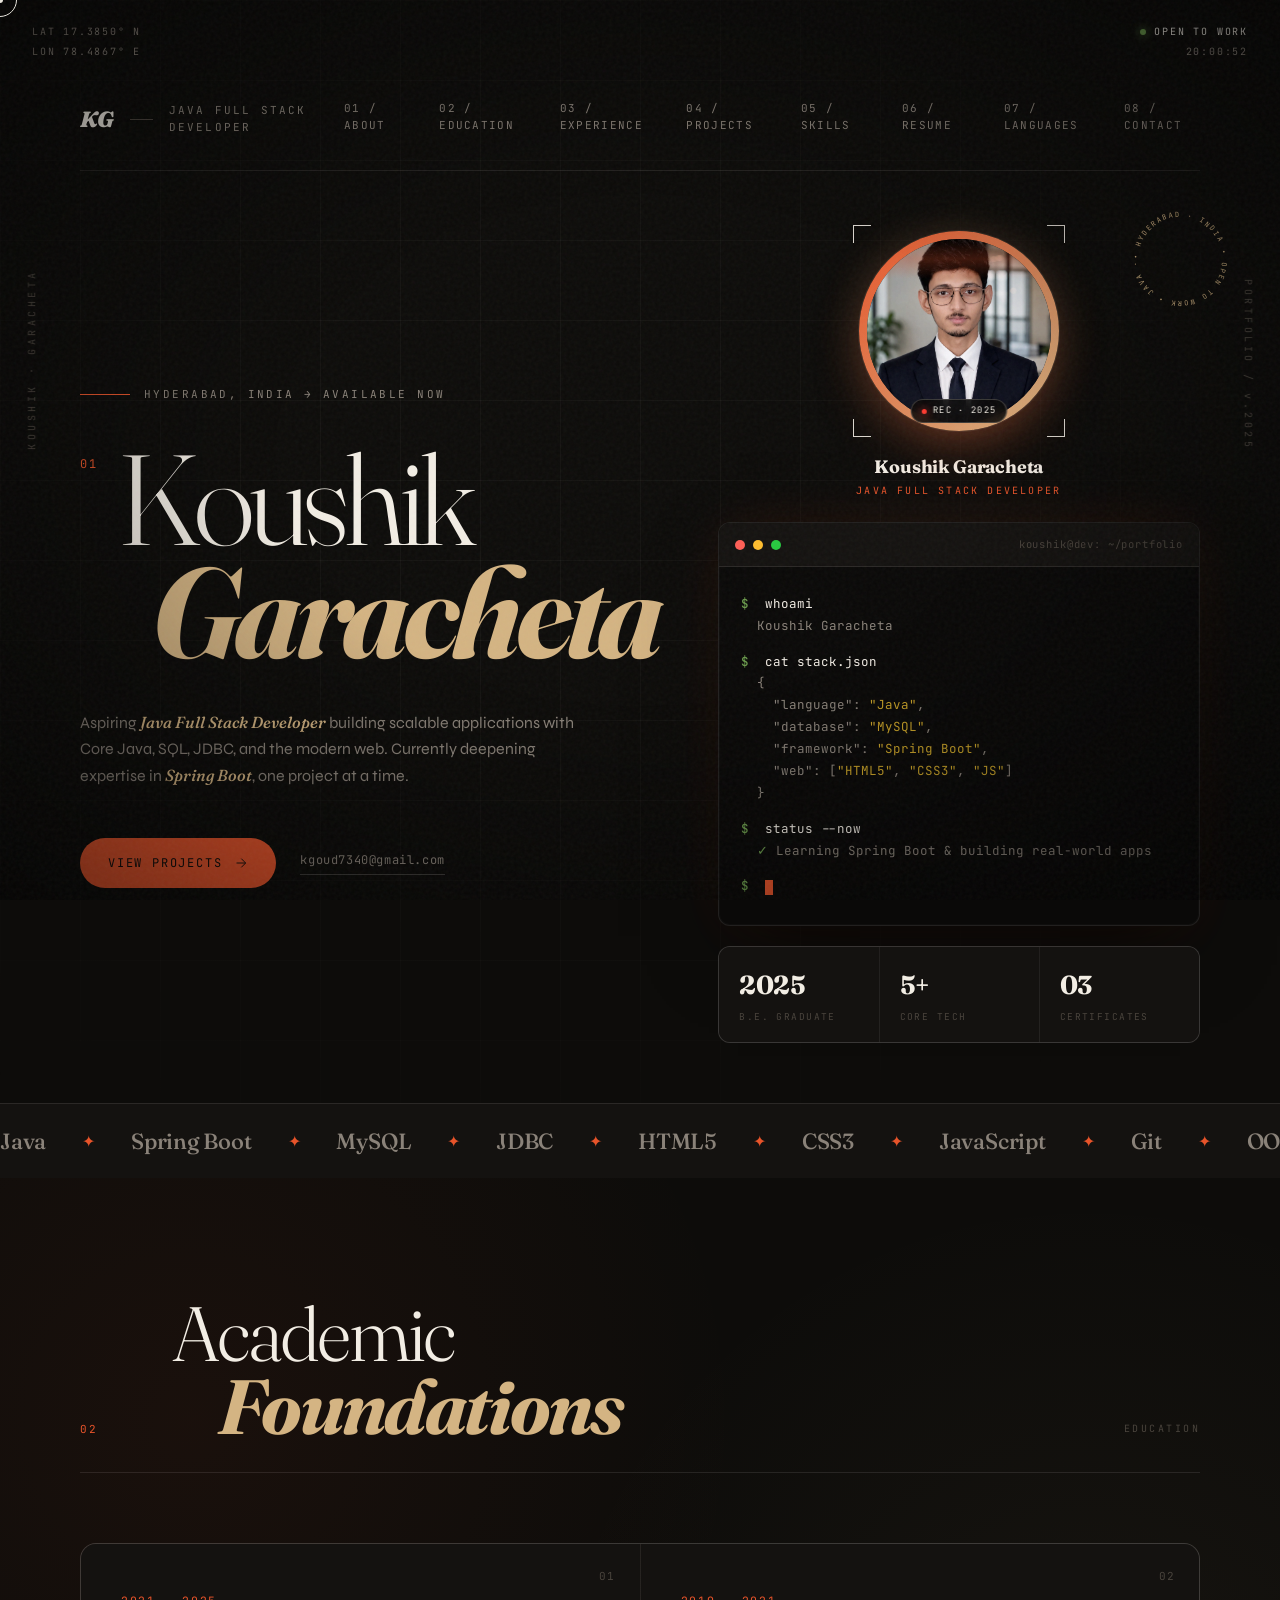
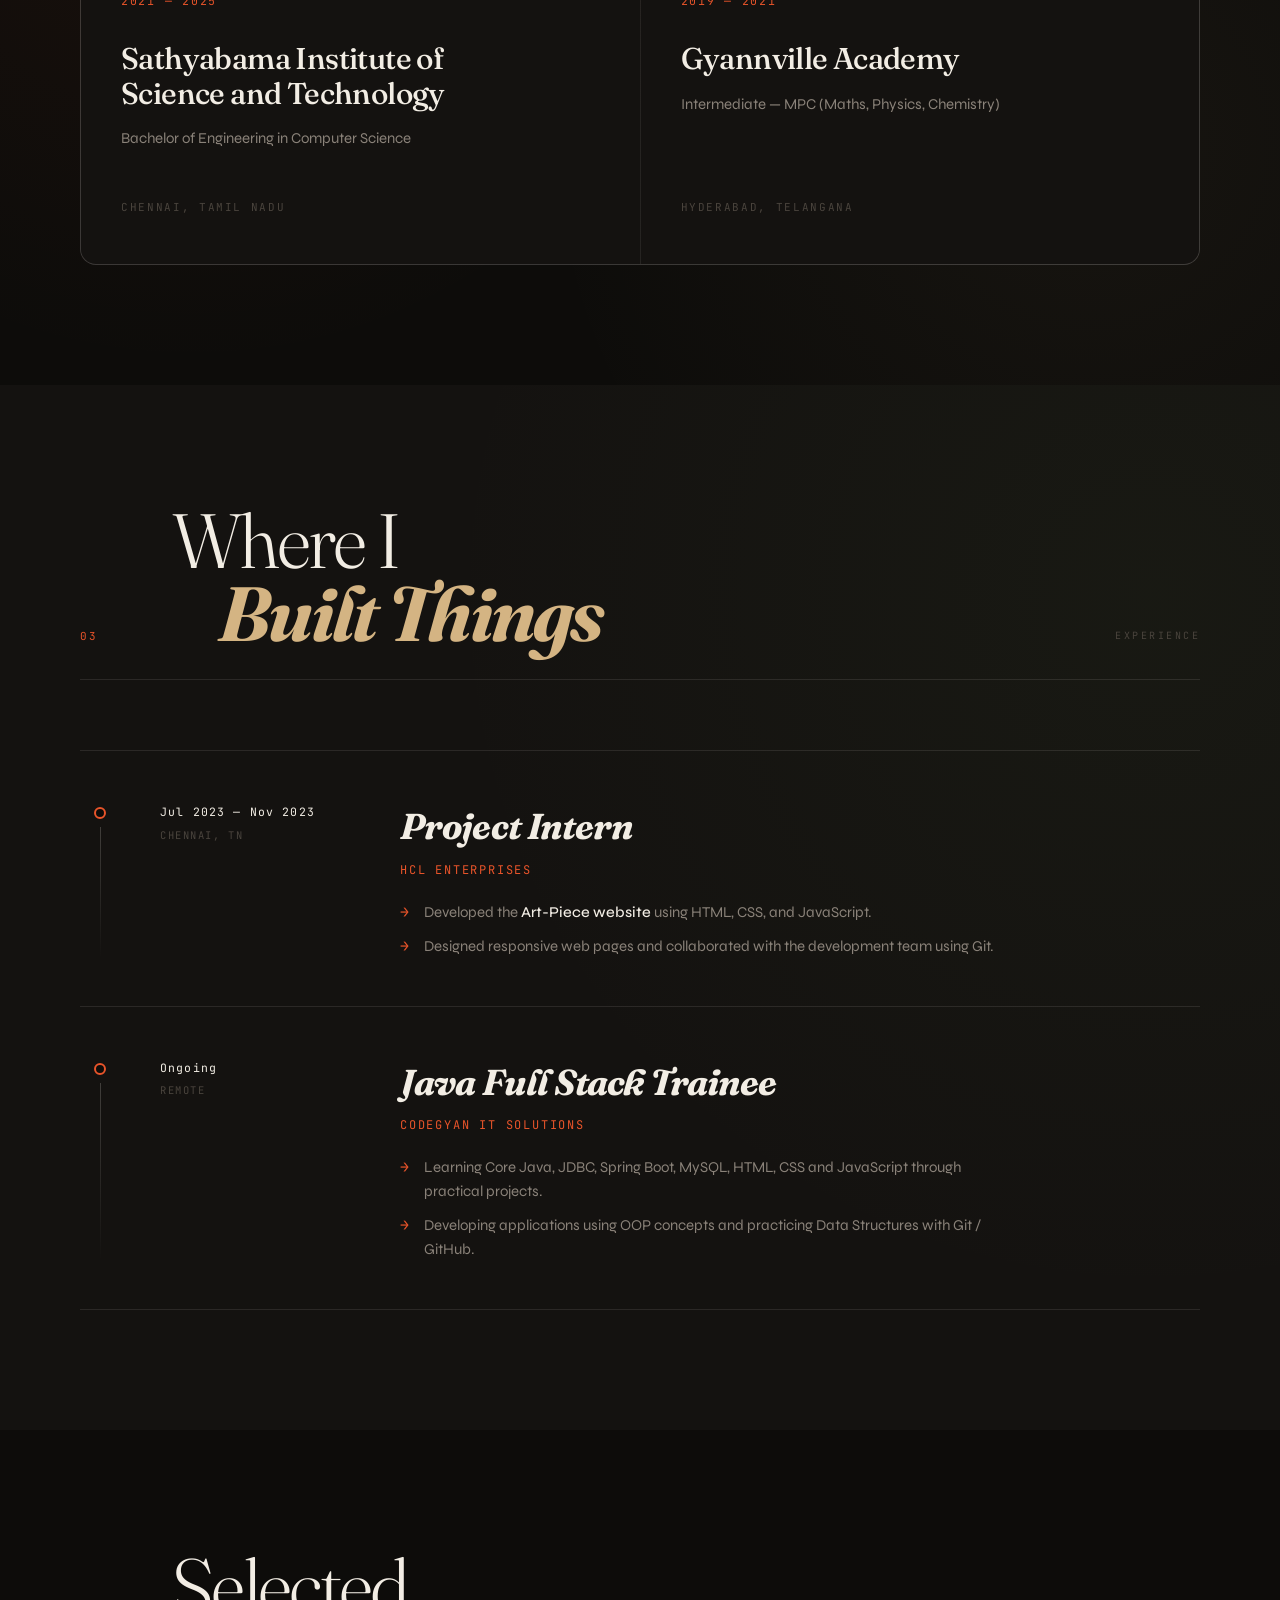
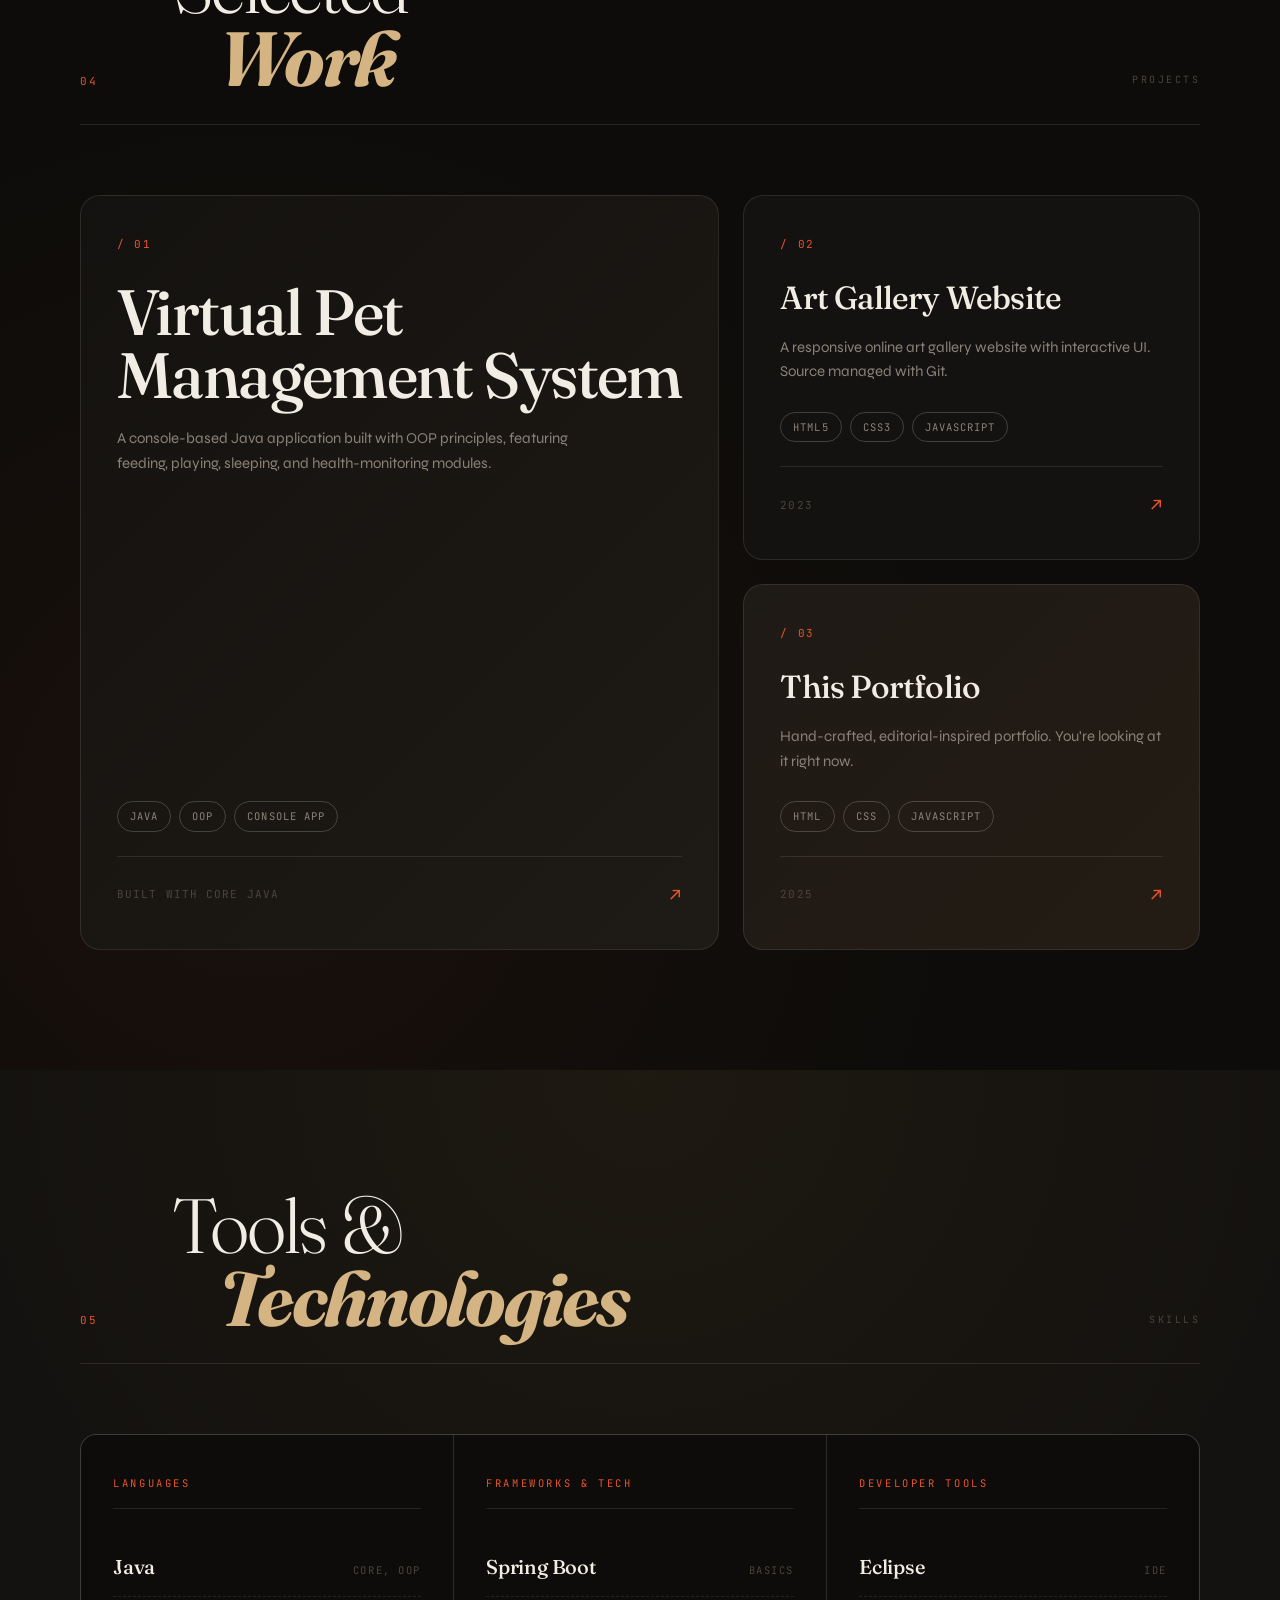
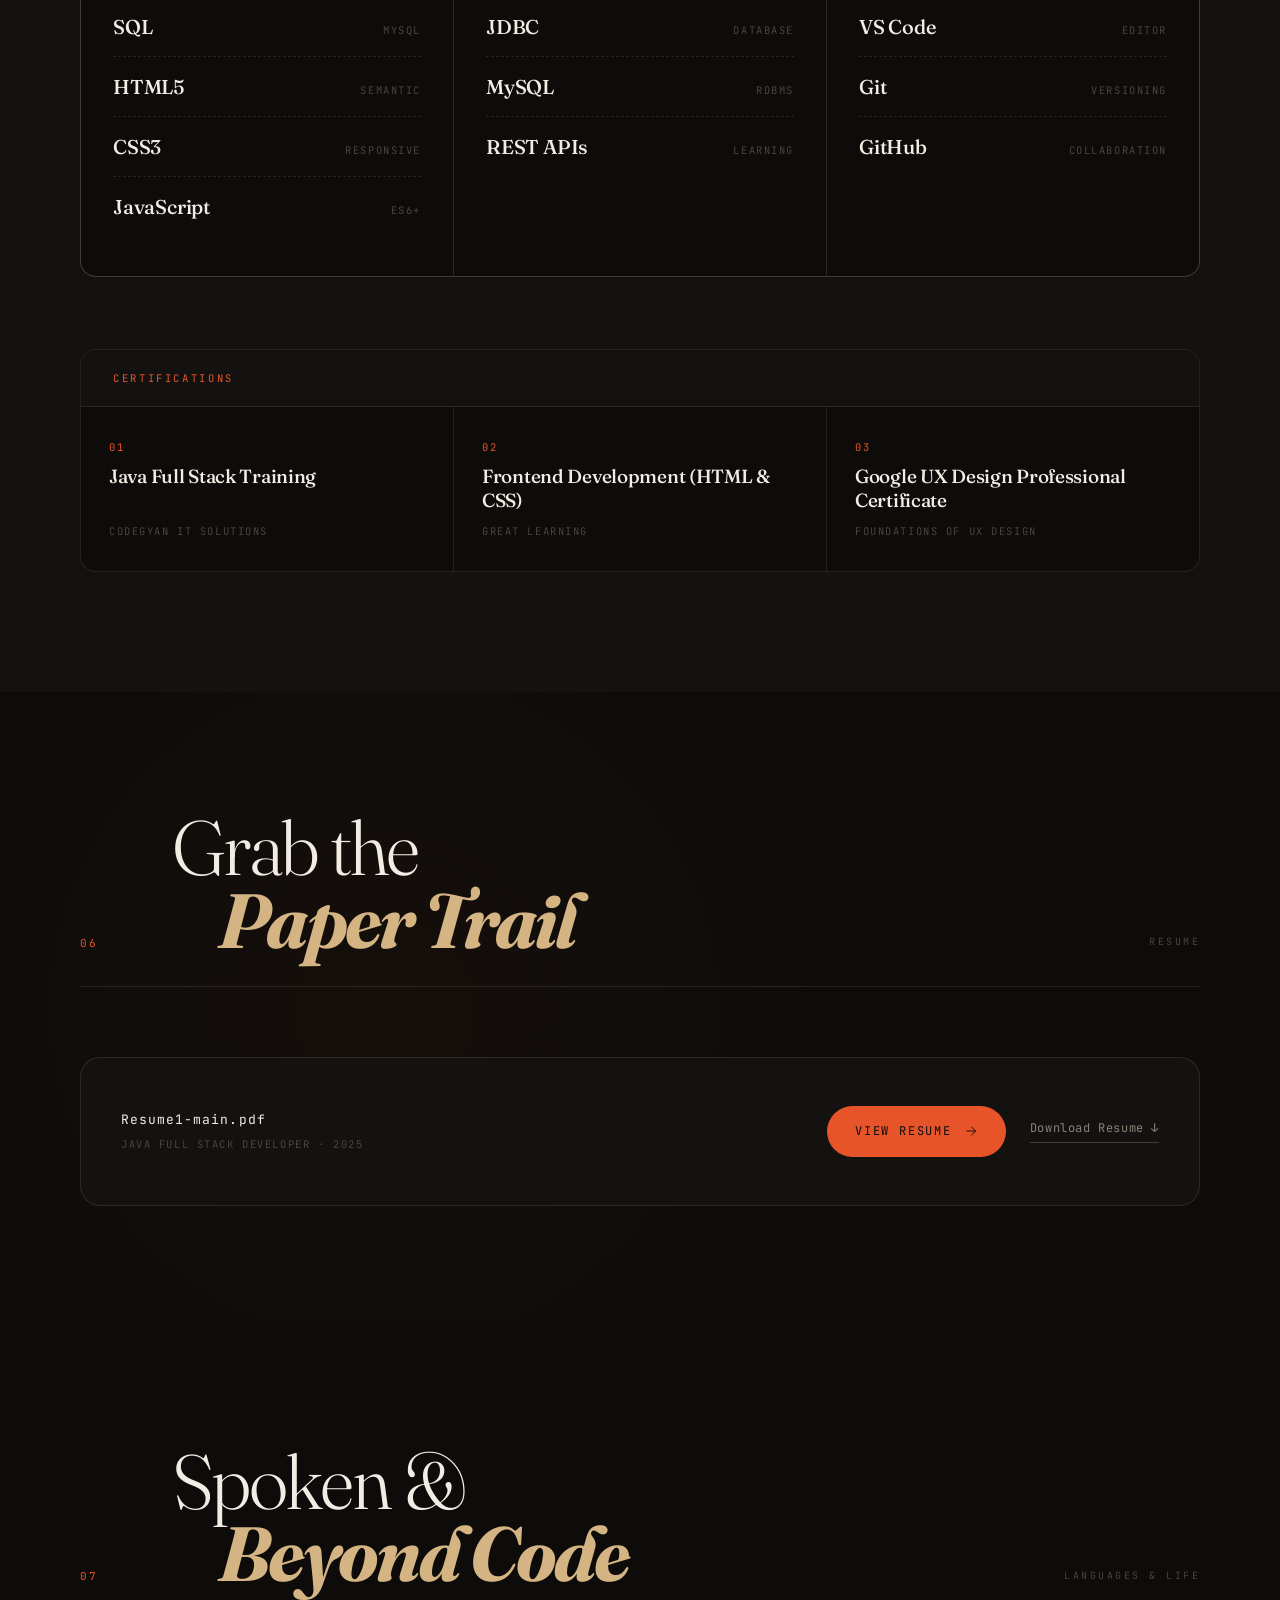
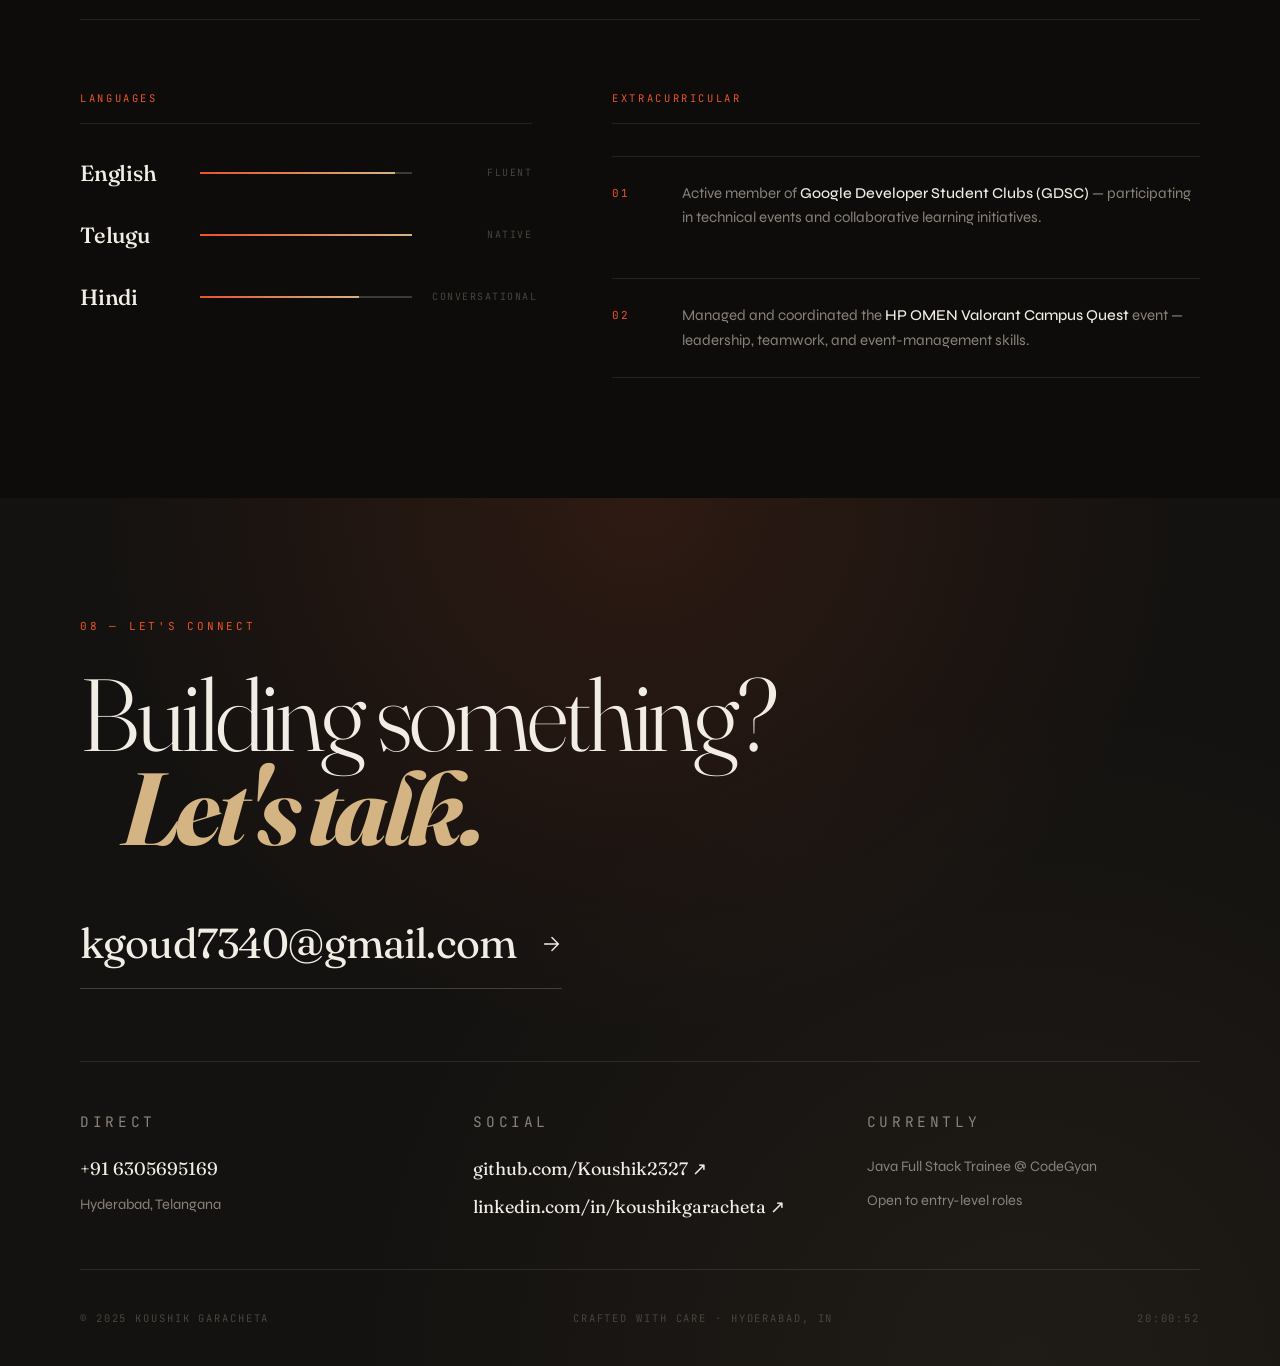
<file: index.html>
<!DOCTYPE html>
<html lang="en">
<head>
<meta charset="UTF-8">
<meta name="viewport" content="width=device-width, initial-scale=1.0">
<title>Koushik Garacheta — Java Full Stack Developer</title>
<link rel="preconnect" href="https://fonts.googleapis.com">
<link rel="preconnect" href="https://fonts.gstatic.com" crossorigin>
<link href="https://fonts.googleapis.com/css2?family=Fraunces:ital,opsz,wght@0,9..144,300;0,9..144,500;0,9..144,700;0,9..144,900;1,9..144,400;1,9..144,700&family=JetBrains+Mono:wght@300;400;500;700&family=Syne:wght@400;600;700;800&display=swap" rel="stylesheet">
<link rel="stylesheet" href="style.css">
</head>
<body>

<!-- Noise overlay -->
<div class="noise"></div>
<div class="vignette"></div>

<!-- Custom cursor -->
<div class="cursor" id="cursor">
  <div class="cursor-dot"></div>
  <div class="cursor-ring"></div>
  <div class="cursor-label" id="cursorLabel"></div>
</div>

<!-- HUD top-left -->
<div class="hud hud-tl">
  <span class="hud-line">LAT 17.3850° N</span>
  <span class="hud-line">LON 78.4867° E</span>
</div>

<!-- HUD top-right -->
<div class="hud hud-tr">
  <span class="hud-status"><i></i> Open to work</span>
  <span class="hud-time" id="clock">--:--:--</span>
</div>

<!-- Side rails -->
<div class="side-rail side-rail-left"><span>KOUSHIK · GARACHETA</span></div>
<div class="side-rail side-rail-right"><span>PORTFOLIO / v.2025</span></div>

<!-- ============ HERO ============ -->
<section class="hero" id="about">
  <div class="hero-bg">
    <div class="hero-grid-lines"></div>
  </div>

  <header class="hero-head">
    <div class="brand">
      <span class="brand-mark">KG</span>
      <span class="brand-divider"></span>
      <span class="brand-text">Java Full Stack Developer</span>
    </div>
    <nav class="hero-nav">
      <a href="#about">01 / About</a>
      <a href="#education">02 / Education</a>
      <a href="#experience">03 / Experience</a>
      <a href="#projects">04 / Projects</a>
      <a href="#skills">05 / Skills</a>
      <a href="#resume">06 / Resume</a>
      <a href="#languages">07 / Languages</a>
      <a href="#contact">08 / Contact</a>
    </nav>
  </header>

  <div class="hero-body">
    <div class="hero-left">
      <div class="hero-eyebrow">
        <span class="eyebrow-line"></span>
        <span>Hyderabad, India → Available now</span>
      </div>

      <h1 class="hero-title">
        <span class="title-line">
          <span class="title-num">01</span>
          <span class="title-word">Koushik</span>
        </span>
        <span class="title-line title-line-italic">
          <span class="title-num"></span>
          <span class="title-word italic">Garacheta</span>
        </span>
      </h1>

      <p class="hero-lede">
        Aspiring <em>Java Full&nbsp;Stack Developer</em> building scalable
        applications with Core Java, SQL, JDBC, and the modern web. Currently
        deepening expertise in <em>Spring&nbsp;Boot</em>, one project at a time.
      </p>

      <div class="hero-cta">
        <a href="#projects" class="btn-primary" data-cursor="view">
          <span>View Projects</span>
          <svg viewBox="0 0 24 24" width="14" height="14"><path d="M5 12h14M13 5l7 7-7 7" stroke="currentColor" stroke-width="1.6" fill="none" stroke-linecap="round"/></svg>
        </a>
        <a href="mailto:kgoud7340@gmail.com" class="btn-ghost" data-cursor="mail">
          kgoud7340@gmail.com
        </a>
      </div>
    </div>

    <aside class="hero-right">

      <!-- ===== PROFILE PICTURE ===== -->
      <div class="profile-wrap">
        <div class="profile-frame">
          <div class="frame-corner frame-corner--tl"></div>
          <div class="frame-corner frame-corner--tr"></div>
          <div class="frame-corner frame-corner--bl"></div>
          <div class="frame-corner frame-corner--br"></div>

          <div class="profile-image">
            <img src="assets/profile1.jpeg" alt="Koushik Garacheta"
                 onerror="this.style.display='none'; this.parentElement.classList.add('no-image');">
            <div class="profile-fallback">KG</div>
          </div>

          <div class="frame-tag">
            <span class="tag-dot"></span>
            <span>REC · 2025</span>
          </div>

          <div class="frame-scan"></div>
        </div>

        <div class="profile-info">
          <span class="profile-name">Koushik Garacheta</span>
          <span class="profile-role">Java Full Stack Developer</span>
        </div>

        <div class="profile-orbit">
          <svg viewBox="0 0 100 100" width="100" height="100">
            <defs>
              <path id="orbitPath" d="M 50,50 m -42,0 a 42,42 0 1,1 84,0 a 42,42 0 1,1 -84,0"/>
            </defs>
            <text class="orbit-text">
              <textPath href="#orbitPath" startOffset="0">• HYDERABAD · INDIA • OPEN TO WORK • JAVA · SPRING BOOT </textPath>
            </text>
          </svg>
        </div>
      </div>
      <!-- ===== END PROFILE ===== -->

      <div class="terminal">
        <div class="terminal-bar">
          <span class="dot dot-red"></span>
          <span class="dot dot-yellow"></span>
          <span class="dot dot-green"></span>
          <span class="terminal-title">koushik@dev: ~/portfolio</span>
        </div>
        <div class="terminal-body">
          <p class="term-line"><span class="term-prompt">$</span> <span class="term-cmd">whoami</span></p>
          <p class="term-out">Koushik Garacheta</p>

          <p class="term-line"><span class="term-prompt">$</span> <span class="term-cmd">cat stack.json</span></p>
          <p class="term-out">{</p>
          <p class="term-out indent">"language": <span class="str">"Java"</span>,</p>
          <p class="term-out indent">"database": <span class="str">"MySQL"</span>,</p>
          <p class="term-out indent">"framework": <span class="str">"Spring Boot"</span>,</p>
          <p class="term-out indent">"web": [<span class="str">"HTML5"</span>, <span class="str">"CSS3"</span>, <span class="str">"JS"</span>]</p>
          <p class="term-out">}</p>

          <p class="term-line"><span class="term-prompt">$</span> <span class="term-cmd">status --now</span></p>
          <p class="term-out"><span class="ok">✓</span> Learning Spring Boot &amp; building real-world apps</p>
          <p class="term-line cursor-line">
            <span class="term-prompt">$</span> <span class="term-cursor"></span>
          </p>
        </div>
      </div>

      <div class="stats">
        <div class="stat">
          <span class="stat-num">2025</span>
          <span class="stat-lbl">B.E. Graduate</span>
        </div>
        <div class="stat">
          <span class="stat-num">5+</span>
          <span class="stat-lbl">Core Tech</span>
        </div>
        <div class="stat">
          <span class="stat-num">03</span>
          <span class="stat-lbl">Certificates</span>
        </div>
      </div>
    </aside>
  </div>

  <div class="hero-marquee">
    <div class="marquee-track">
      <span>Java</span><span class="star">✦</span>
      <span>Spring Boot</span><span class="star">✦</span>
      <span>MySQL</span><span class="star">✦</span>
      <span>JDBC</span><span class="star">✦</span>
      <span>HTML5</span><span class="star">✦</span>
      <span>CSS3</span><span class="star">✦</span>
      <span>JavaScript</span><span class="star">✦</span>
      <span>Git</span><span class="star">✦</span>
      <span>OOP</span><span class="star">✦</span>
      <span>Java</span><span class="star">✦</span>
      <span>Spring Boot</span><span class="star">✦</span>
      <span>MySQL</span><span class="star">✦</span>
      <span>JDBC</span><span class="star">✦</span>
      <span>HTML5</span><span class="star">✦</span>
      <span>CSS3</span><span class="star">✦</span>
      <span>JavaScript</span><span class="star">✦</span>
      <span>Git</span><span class="star">✦</span>
      <span>OOP</span><span class="star">✦</span>
    </div>
  </div>
</section>

<!-- ============ EDUCATION ============ -->
<section class="edu" id="education">
  <div class="section-frame">
    <div class="section-head">
      <span class="section-num">02</span>
      <h2 class="section-title">
        <span class="t-thin">Academic</span>
        <span class="t-italic">Foundations</span>
      </h2>
      <span class="section-tag">Education</span>
    </div>

    <div class="edu-grid">
      <article class="edu-card">
        <div class="card-corner">01</div>
        <span class="edu-years">2021 — 2025</span>
        <h3 class="edu-school">Sathyabama Institute of Science&nbsp;and&nbsp;Technology</h3>
        <p class="edu-degree">Bachelor of Engineering in Computer Science</p>
        <p class="edu-loc">Chennai, Tamil Nadu</p>
      </article>

      <article class="edu-card">
        <div class="card-corner">02</div>
        <span class="edu-years">2019 — 2021</span>
        <h3 class="edu-school">Gyannville Academy</h3>
        <p class="edu-degree">Intermediate — MPC (Maths, Physics, Chemistry)</p>
        <p class="edu-loc">Hyderabad, Telangana</p>
      </article>
    </div>
  </div>
</section>

<!-- ============ EXPERIENCE ============ -->
<section class="exp" id="experience">
  <div class="section-frame">
    <div class="section-head">
      <span class="section-num">03</span>
      <h2 class="section-title">
        <span class="t-thin">Where I</span>
        <span class="t-italic">Built Things</span>
      </h2>
      <span class="section-tag">Experience</span>
    </div>

    <div class="exp-list">

      <article class="exp-item">
        <div class="exp-marker">
          <span class="marker-dot"></span>
          <span class="marker-line"></span>
        </div>
        <div class="exp-meta">
          <span class="exp-date">Jul 2023 — Nov 2023</span>
          <span class="exp-loc">Chennai, TN</span>
        </div>
        <div class="exp-body">
          <h3>Project Intern</h3>
          <p class="exp-company">HCL Enterprises</p>
          <ul class="exp-list-details">
            <li>Developed the <strong>Art-Piece website</strong> using HTML, CSS, and JavaScript.</li>
            <li>Designed responsive web pages and collaborated with the development team using Git.</li>
          </ul>
        </div>
      </article>

      <article class="exp-item">
        <div class="exp-marker">
          <span class="marker-dot"></span>
          <span class="marker-line"></span>
        </div>
        <div class="exp-meta">
          <span class="exp-date">Ongoing</span>
          <span class="exp-loc">Remote</span>
        </div>
        <div class="exp-body">
          <h3>Java Full Stack Trainee</h3>
          <p class="exp-company">CodeGyan IT Solutions</p>
          <ul class="exp-list-details">
            <li>Learning Core Java, JDBC, Spring Boot, MySQL, HTML, CSS and JavaScript through practical projects.</li>
            <li>Developing applications using OOP concepts and practicing Data Structures with Git / GitHub.</li>
          </ul>
        </div>
      </article>

    </div>
  </div>
</section>

<!-- ============ PROJECTS ============ -->
<section class="proj" id="projects">
  <div class="section-frame">
    <div class="section-head">
      <span class="section-num">04</span>
      <h2 class="section-title">
        <span class="t-thin">Selected</span>
        <span class="t-italic">Work</span>
      </h2>
      <span class="section-tag">Projects</span>
    </div>

    <div class="proj-grid">

      <article class="proj-card proj-card--big" data-cursor="view">
        <div class="proj-num">/ 01</div>
        <div class="proj-body">
          <h3>Virtual Pet<br>Management System</h3>
          <p>A console-based Java application built with OOP principles, featuring feeding, playing, sleeping, and health-monitoring modules.</p>
          <div class="proj-tags">
            <span>Java</span><span>OOP</span><span>Console App</span>
          </div>
        </div>
        <div class="proj-footer">
          <span>Built with Core Java</span>
          <span class="arrow">↗</span>
        </div>
      </article>

      <article class="proj-card" data-cursor="view">
        <div class="proj-num">/ 02</div>
        <div class="proj-body">
          <h3>Art Gallery Website</h3>
          <p>A responsive online art gallery website with interactive UI. Source managed with Git.</p>
          <div class="proj-tags">
            <span>HTML5</span><span>CSS3</span><span>JavaScript</span>
          </div>
        </div>
        <div class="proj-footer">
          <span>2023</span>
          <span class="arrow">↗</span>
        </div>
      </article>

      <article class="proj-card proj-card--accent">
        <div class="proj-num">/ 03</div>
        <div class="proj-body">
          <h3>This Portfolio</h3>
          <p>Hand-crafted, editorial-inspired portfolio. You're looking at it right now.</p>
          <div class="proj-tags">
            <span>HTML</span><span>CSS</span><span>JavaScript</span>
          </div>
        </div>
        <div class="proj-footer">
          <span>2025</span>
          <span class="arrow">↗</span>
        </div>
      </article>

    </div>
  </div>
</section>

<!-- ============ SKILLS ============ -->
<section class="skills" id="skills">
  <div class="section-frame">
    <div class="section-head">
      <span class="section-num">05</span>
      <h2 class="section-title">
        <span class="t-thin">Tools &amp;</span>
        <span class="t-italic">Technologies</span>
      </h2>
      <span class="section-tag">Skills</span>
    </div>

    <div class="skills-grid">

      <div class="skill-group">
        <span class="skill-group-lbl">Languages</span>
        <ul class="skill-items">
          <li><span class="skill-name">Java</span><span class="skill-meta">Core, OOP</span></li>
          <li><span class="skill-name">SQL</span><span class="skill-meta">MySQL</span></li>
          <li><span class="skill-name">HTML5</span><span class="skill-meta">Semantic</span></li>
          <li><span class="skill-name">CSS3</span><span class="skill-meta">Responsive</span></li>
          <li><span class="skill-name">JavaScript</span><span class="skill-meta">ES6+</span></li>
        </ul>
      </div>

      <div class="skill-group">
        <span class="skill-group-lbl">Frameworks &amp; Tech</span>
        <ul class="skill-items">
          <li><span class="skill-name">Spring Boot</span><span class="skill-meta">Basics</span></li>
          <li><span class="skill-name">JDBC</span><span class="skill-meta">Database</span></li>
          <li><span class="skill-name">MySQL</span><span class="skill-meta">RDBMS</span></li>
          <li><span class="skill-name">REST APIs</span><span class="skill-meta">Learning</span></li>
        </ul>
      </div>

      <div class="skill-group">
        <span class="skill-group-lbl">Developer Tools</span>
        <ul class="skill-items">
          <li><span class="skill-name">Eclipse</span><span class="skill-meta">IDE</span></li>
          <li><span class="skill-name">VS Code</span><span class="skill-meta">Editor</span></li>
          <li><span class="skill-name">Git</span><span class="skill-meta">Versioning</span></li>
          <li><span class="skill-name">GitHub</span><span class="skill-meta">Collaboration</span></li>
        </ul>
      </div>

    </div>

    <div class="certs">
      <span class="certs-lbl">Certifications</span>
      <div class="certs-list">
        <div class="cert">
          <span class="cert-num">01</span>
          <span class="cert-name">Java Full Stack Training</span>
          <span class="cert-org">CodeGyan IT Solutions</span>
        </div>
        <div class="cert">
          <span class="cert-num">02</span>
          <span class="cert-name">Frontend Development (HTML &amp; CSS)</span>
          <span class="cert-org">Great Learning</span>
        </div>
        <div class="cert">
          <span class="cert-num">03</span>
          <span class="cert-name">Google UX Design Professional Certificate</span>
          <span class="cert-org">Foundations of UX Design</span>
        </div>
      </div>
    </div>
  </div>
</section>

<!-- ============ RESUME ============ -->
<section class="resume" id="resume">
  <div class="section-frame">
    <div class="section-head">
      <span class="section-num">06</span>
      <h2 class="section-title">
        <span class="t-thin">Grab the</span>
        <span class="t-italic">Paper Trail</span>
      </h2>
      <span class="section-tag">Resume</span>
    </div>

    <div class="resume-panel">
      <div class="resume-meta">
        <span class="resume-file">Resume1-main.pdf</span>
        <span class="resume-note">Java Full Stack Developer · 2025</span>
      </div>
      <div class="resume-actions">
        <a href="Resume1-main.pdf" target="_blank" rel="noopener" class="btn-primary" data-cursor="open">
          <span>View Resume</span>
          <svg viewBox="0 0 24 24" width="14" height="14"><path d="M5 12h14M13 5l7 7-7 7" stroke="currentColor" stroke-width="1.6" fill="none" stroke-linecap="round"/></svg>
        </a>
        <a href="Resume1-main.pdf" download class="btn-ghost" data-cursor="save">
          Download Resume ↓
        </a>
      </div>
    </div>
  </div>
</section>

<!-- ============ LANGUAGES + EXTRACURRICULAR ============ -->
<section class="lang" id="languages">
  <div class="section-frame">
    <div class="section-head">
      <span class="section-num">07</span>
      <h2 class="section-title">
        <span class="t-thin">Spoken &amp;</span>
        <span class="t-italic">Beyond Code</span>
      </h2>
      <span class="section-tag">Languages &amp; Life</span>
    </div>

    <div class="lang-grid">
      <div class="lang-block">
        <span class="lang-block-lbl">Languages</span>
        <ul class="lang-list">
          <li>
            <span class="lang-name">English</span>
            <span class="lang-track"><span class="lang-fill" style="--w: 92%"></span></span>
            <span class="lang-lbl">Fluent</span>
          </li>
          <li>
            <span class="lang-name">Telugu</span>
            <span class="lang-track"><span class="lang-fill" style="--w: 100%"></span></span>
            <span class="lang-lbl">Native</span>
          </li>
          <li>
            <span class="lang-name">Hindi</span>
            <span class="lang-track"><span class="lang-fill" style="--w: 75%"></span></span>
            <span class="lang-lbl">Conversational</span>
          </li>
        </ul>
      </div>

      <div class="extra-block">
        <span class="lang-block-lbl">Extracurricular</span>
        <div class="extra-list">
          <div class="extra-item">
            <span class="extra-num">01</span>
            <p>Active member of <strong>Google Developer Student Clubs (GDSC)</strong> — participating in technical events and collaborative learning initiatives.</p>
          </div>
          <div class="extra-item">
            <span class="extra-num">02</span>
            <p>Managed and coordinated the <strong>HP OMEN Valorant Campus Quest</strong> event — leadership, teamwork, and event-management skills.</p>
          </div>
        </div>
      </div>
    </div>
  </div>
</section>

<!-- ============ FOOTER ============ -->
<footer class="footer" id="contact">
  <div class="footer-frame">

    <div class="footer-top">
      <div class="footer-eyebrow">08 — Let's connect</div>
      <h2 class="footer-title">
        <span class="t-thin">Building something?</span><br>
        <span class="t-italic">Let's talk.</span>
      </h2>
    </div>

    <a href="mailto:kgoud7340@gmail.com" class="footer-email">
      <span>kgoud7340@gmail.com</span>
      <svg viewBox="0 0 24 24" width="22" height="22"><path d="M5 12h14M13 5l7 7-7 7" stroke="currentColor" stroke-width="1.5" fill="none" stroke-linecap="round"/></svg>
    </a>

    <div class="footer-grid">
      <div class="footer-col">
        <span class="footer-lbl">Direct</span>
        <a href="tel:+916305695169">+91 6305695169</a>
        <span>Hyderabad, Telangana</span>
      </div>
      <div class="footer-col">
        <span class="footer-lbl">Social</span>
        <a href="https://github.com/Koushik2327" target="_blank" rel="noopener">github.com/Koushik2327 ↗</a>
        <a href="https://linkedin.com/in/koushikgaracheta" target="_blank" rel="noopener">linkedin.com/in/koushikgaracheta ↗</a>
      </div>
      <div class="footer-col">
        <span class="footer-lbl">Currently</span>
        <span>Java Full Stack Trainee @ CodeGyan</span>
        <span>Open to entry-level roles</span>
      </div>
    </div>

    <div class="footer-bottom">
      <span>© 2025 Koushik Garacheta</span>
      <span>Crafted with care · Hyderabad, IN</span>
      <span id="footer-clock">--:--:--</span>
    </div>

  </div>
</footer>

<script>
/* Clock */
function tick(){
  const d = new Date();
  const s = [d.getHours(), d.getMinutes(), d.getSeconds()]
    .map(n => String(n).padStart(2,'0')).join(':');
  document.getElementById('clock').textContent = s;
  document.getElementById('footer-clock').textContent = s;
}
tick(); setInterval(tick, 1000);

/* Custom cursor */
const cur = document.getElementById('cursor');
const curLabel = document.getElementById('cursorLabel');
let mx=0,my=0,rx=0,ry=0;

document.addEventListener('mousemove', e => {
  mx = e.clientX; my = e.clientY;
  cur.style.left = mx + 'px';
  cur.style.top = my + 'px';
});

function animRing(){
  rx += (mx - rx) * 0.18;
  ry += (my - ry) * 0.18;
  const ring = document.querySelector('.cursor-ring');
  const dot = document.querySelector('.cursor-dot');
  if (ring) {
    ring.style.left = rx + 'px';
    ring.style.top = ry + 'px';
  }
  if (dot) {
    dot.style.left = mx + 'px';
    dot.style.top = my + 'px';
  }
  requestAnimationFrame(animRing);
}
animRing();

/* Hover states */
document.querySelectorAll('a, button, .proj-card, .edu-card, .cert, .skill-items li, .lang-list li, .extra-item').forEach(el=>{
  el.addEventListener('mouseenter', ()=>{
    document.body.classList.add('cursor-hover');
    const label = el.getAttribute('data-cursor');
    if (label){ curLabel.textContent = label; document.body.classList.add('cursor-label-on'); }
  });
  el.addEventListener('mouseleave', ()=>{
    document.body.classList.remove('cursor-hover');
    document.body.classList.remove('cursor-label-on');
  });
});

/* Scroll reveal */
const io = new IntersectionObserver((entries)=>{
  entries.forEach(e=>{
    if (e.isIntersecting) {
      e.target.classList.add('in');
      io.unobserve(e.target);
    }
  });
}, { threshold: 0.1, rootMargin: '0px 0px -80px 0px' });

document.querySelectorAll('.section-frame, .edu-card, .exp-item, .proj-card, .skill-group, .cert, .lang-block, .extra-block, .footer-frame, .resume-panel').forEach(el=>{
  el.classList.add('reveal');
  io.observe(el);
});

/* Profile card hover glow */
document.querySelectorAll('.proj-card').forEach(card => {
  card.addEventListener('mousemove', e => {
    const rect = card.getBoundingClientRect();
    card.style.setProperty('--mx', ((e.clientX - rect.left)/rect.width*100)+'%');
    card.style.setProperty('--my', ((e.clientY - rect.top)/rect.height*100)+'%');
  });
});
</script>

</body>
</html>
</file>
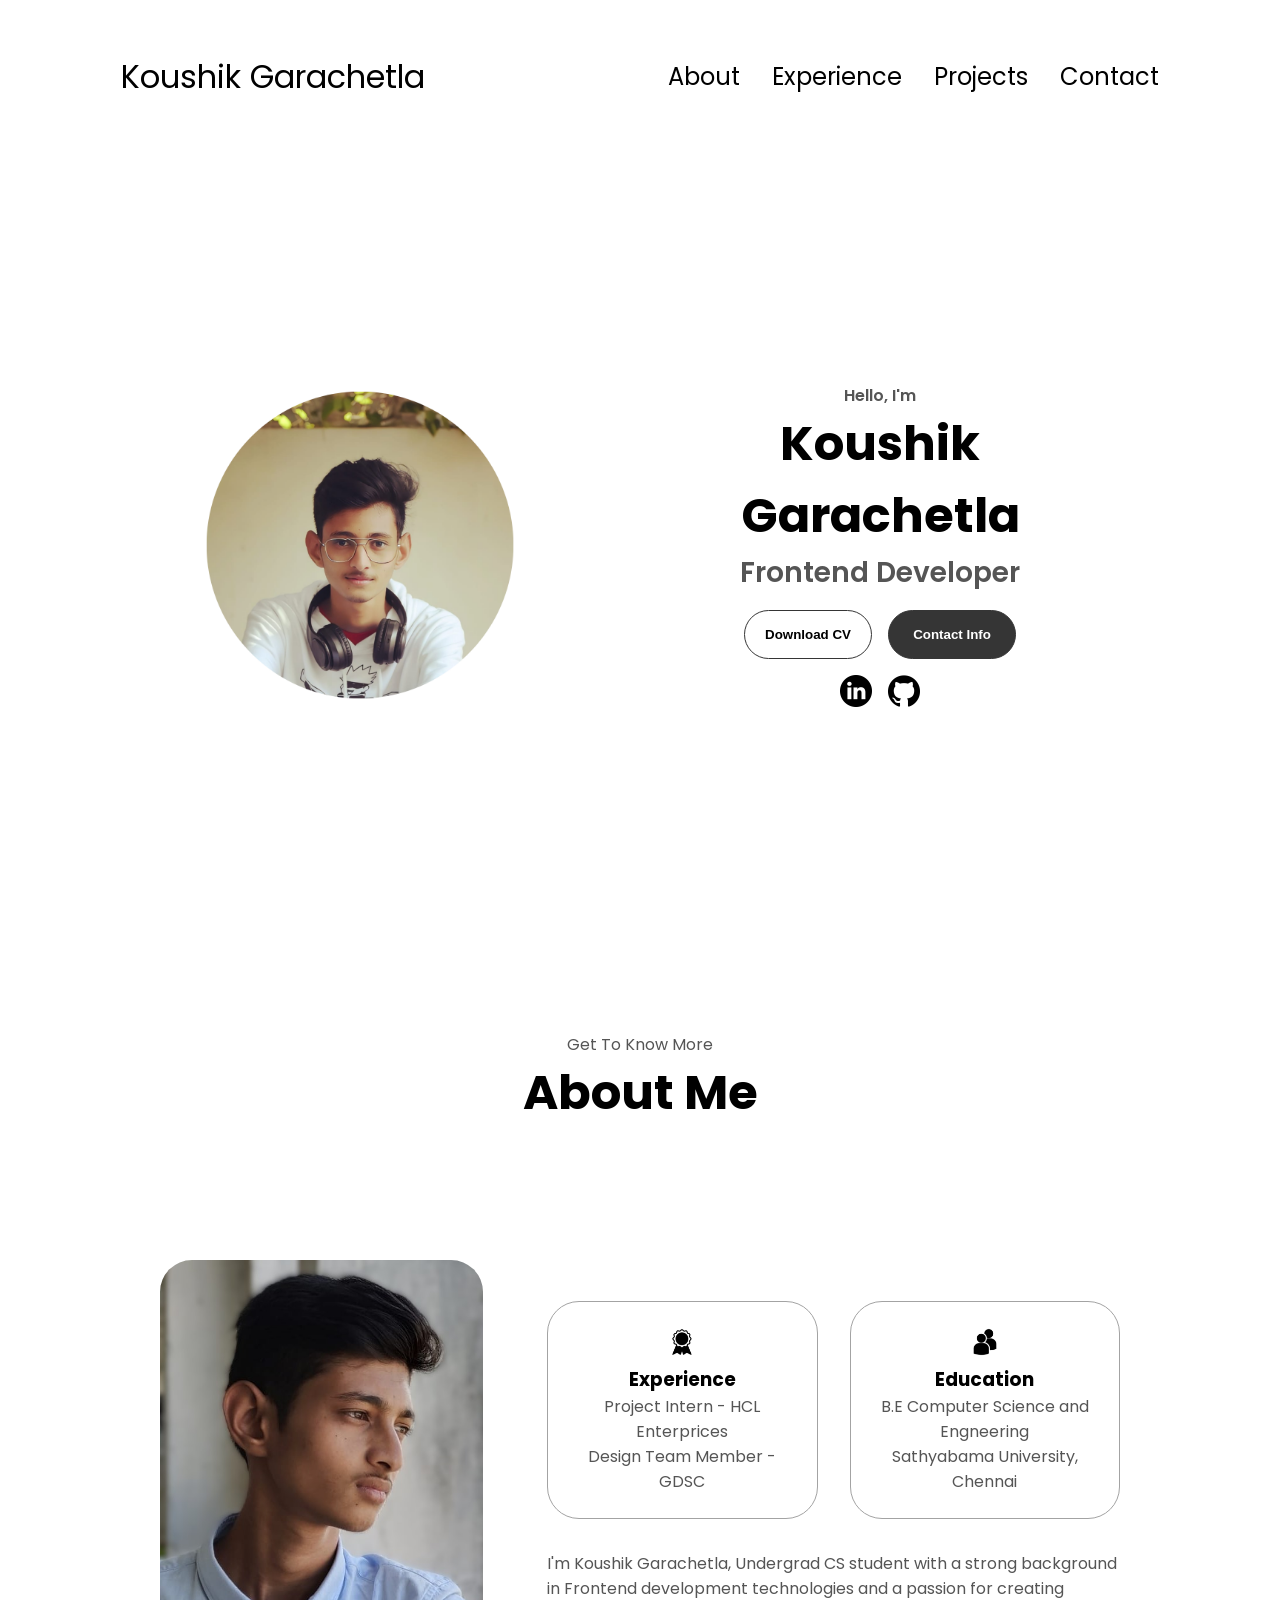
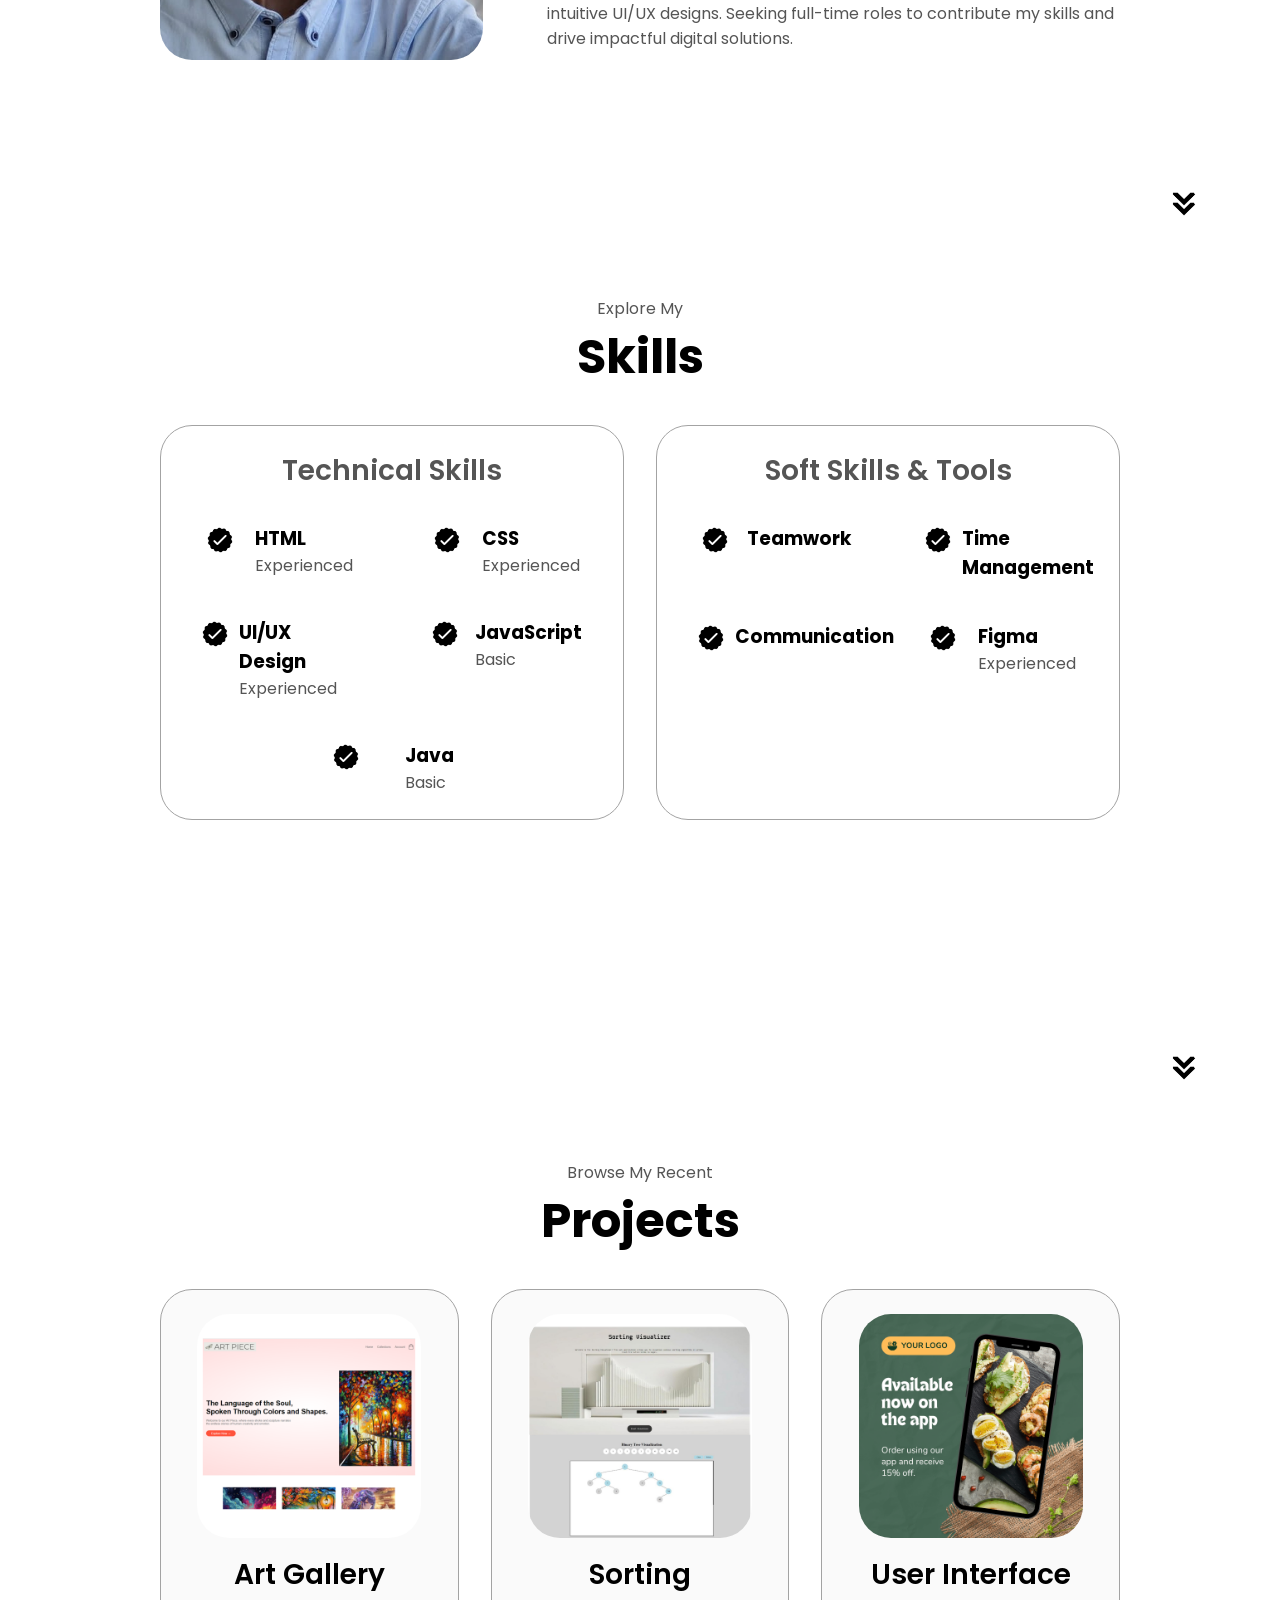
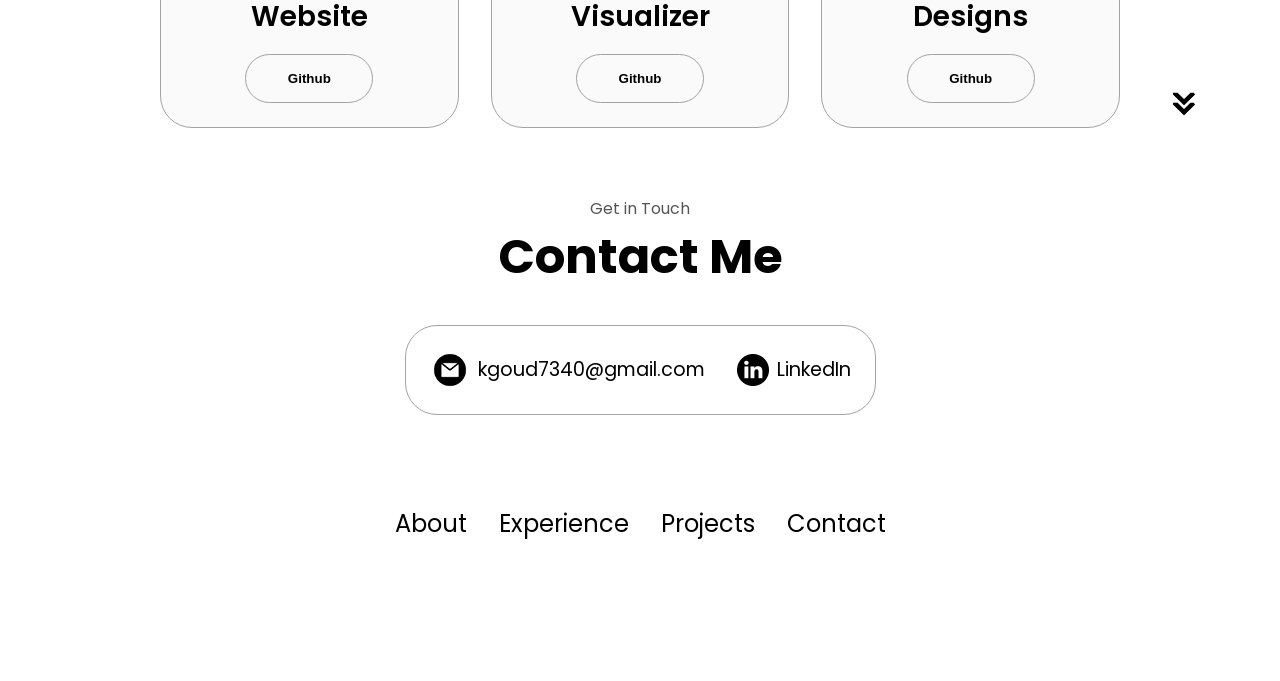
<file: portfolio/index.html>
<!DOCTYPE html>
<html lang="en">
  <head>
    <meta charset="UTF-8" />
    <meta http-equiv="X-UA-Compatible" content="IE=edge" />
    <meta name="viewport" content="width=device-width, initial-scale=1.0" />
    <title>My Portfolio</title>
    <link rel="stylesheet" href="style.css" />
    <link rel="stylesheet" href="mediaqueries.css" />
  </head>
  <body>
    <nav id="desktop-nav">
      <div class="logo">Koushik Garachetla</div>
      <div>
        <ul class="nav-links">
          <li><a href="#about">About</a></li>
          <li><a href="#experience">Experience</a></li>
          <li><a href="#projects">Projects</a></li>
          <li><a href="#contact">Contact</a></li>
        </ul>
      </div>
    </nav>
    <nav id="hamburger-nav">
      <div class="logo">Koushik Garachetla</div>
      <div class="hamburger-menu">
        <div class="hamburger-icon" onclick="toggleMenu()">
          <span></span>
          <span></span>
          <span></span>
        </div>
        <div class="menu-links">
          <li><a href="#about" onclick="toggleMenu()">About</a></li>
          <li><a href="#experience" onclick="toggleMenu()">Experience</a></li>
          <li><a href="#projects" onclick="toggleMenu()">Projects</a></li>
          <li><a href="#contact" onclick="toggleMenu()">Contact</a></li>
        </div>
      </div>
    </nav>
    <section id="profile">
      <div class="section__pic-container">
        <img src="./assets/profile-pic 1.png" alt="John Doe profile picture" />
      </div>
      <div class="section__text">
        <p class="section__text__p1">Hello, I'm</p>
        <h1 class="title">Koushik Garachetla</h1>
        <p class="section__text__p2">Frontend Developer</p>
        <div class="btn-container">
          <button
            class="btn btn-color-2"
            onclick="window.open('./assets/Koushik- Resume.pdf')"
          >
            Download CV
          </button>
          <button class="btn btn-color-1" onclick="location.href='./#contact'">
            Contact Info
          </button>
        </div>
        <div id="socials-container">
          <img
            src="./assets/linkedin.png"
            alt="My LinkedIn profile"
            class="icon"
            onclick="location.href='https://linkedin.com/in/koushikgarachetla'"
          />
          <img
            src="./assets/github.png"
            alt="My Github profile"
            class="icon"
            onclick="location.href='https://github.com/Koushik2327'"
          />
        </div>
      </div>
    </section>
    <section id="about">
      <p class="section__text__p1">Get To Know More</p>
      <h1 class="title">About Me</h1>
      <div class="section-container">
        <div class="section__pic-container">
          <img
            src="./assets/about-pic 1.jpg"
            alt="Profile picture"
            class="about-pic"
          />
        </div>
        <div class="about-details-container">
          <div class="about-containers">
            <div class="details-container">
              <img
                src="./assets/experience.png"
                alt="Experience icon"
                class="icon"
              />
              <h3>Experience</h3>
              <p>Project Intern - HCL Enterprices <br />Design Team Member - GDSC</p>
            </div>
            <div class="details-container">
              <img
                src="./assets/education.png"
                alt="Education icon"
                class="icon"
              />
              <h3>Education</h3>
              <p>B.E Computer Science and Engneering<br />Sathyabama University, Chennai</p>
            </div>
          </div>
          <div class="text-container">
            <p>
              I'm Koushik Garachetla, Undergrad CS student with a strong background in Frontend development technologies and a passion for creating intuitive
              UI/UX designs. Seeking full-time roles to contribute my skills and drive impactful digital solutions.
            </p>
          </div>
        </div>
      </div>
      <img
        src="./assets/arrow.png"
        alt="Arrow icon"
        class="icon arrow"
        onclick="location.href='./#experience'"
      />
    </section>
    <section id="experience">
      <p class="section__text__p1">Explore My</p>
      <h1 class="title">Skills</h1>
      <div class="experience-details-container">
        <div class="about-containers">
          <div class="details-container">
            <h2 class="experience-sub-title">Technical Skills</h2>
            <div class="article-container">
              <article>
                <img
                  src="./assets/checkmark.png"
                  alt="Experience icon"
                  class="icon"
                />
                <div>
                  <h3>HTML</h3>
                  <p>Experienced</p>
                </div>
              </article>
              <article>
                <img
                  src="./assets/checkmark.png"
                  alt="Experience icon"
                  class="icon"
                />
                <div>
                  <h3>CSS</h3>
                  <p>Experienced</p>
                </div>
              </article>
              <article>
                <img
                  src="./assets/checkmark.png"
                  alt="Experience icon"
                  class="icon"
                />
                <div>
                  <h3>UI/UX Design</h3>
                  <p>Experienced</p>
                </div>
              </article>
              <article>
                <img
                  src="./assets/checkmark.png"
                  alt="Experience icon"
                  class="icon"
                />
                <div>
                  <h3>JavaScript</h3>
                  <p>Basic</p>
                </div>
              </article>
              <article>
                <img
                  src="./assets/checkmark.png"
                  alt="Experience icon"
                  class="icon"
                />
                <div>
                  <h3>Java</h3>
                  <p>Basic</p>
                </div>
              </article>

            </div>
          </div>
          <div class="details-container">
            <h2 class="experience-sub-title">Soft Skills & Tools</h2>
            <div class="article-container">
              <article>
                <img
                  src="./assets/checkmark.png"
                  alt="Experience icon"
                  class="icon"
                />
                <div>
                  <h3>Teamwork</h3>
                  
                </div>
              </article>
              <article>
                <img
                  src="./assets/checkmark.png"
                  alt="Experience icon"
                  class="icon"
                />
                <div>
                  <h3>Time Management</h3>
                  
                </div>
              </article>
              
              <article>
                <img
                  src="./assets/checkmark.png"
                  alt="Experience icon"
                  class="icon"
                />
                <div>
                  <h3>Communication</h3>
                  
                </div>
              </article>
              <article>
                <img
                  src="./assets/checkmark.png"
                  alt="Experience icon"
                  class="icon"
                />
                <div>
                  <h3>Figma</h3>
                  <p>Experienced</p>
                </div>
              </article>
            </div>
          </div>
        </div>
      </div>
      <img
        src="./assets/arrow.png"
        alt="Arrow icon"
        class="icon arrow"
        onclick="location.href='./#projects'"
      />
    </section>
    <section id="projects">
      <p class="section__text__p1">Browse My Recent</p>
      <h1 class="title">Projects</h1>
      <div class="experience-details-container">
        <div class="about-containers">
          <div class="details-container color-container">
            <div class="article-container">
              <img
                src="./assets/project-1.png"
                alt="Project 1"
                class="project-img"
              />
            </div>
            <h2 class="experience-sub-title project-title">Art Gallery Website
            </h2>
            <div class="btn-container">
              <button
                class="btn btn-color-2 project-btn"
                onclick="location.href='https://github.com/Koushik2327/Art_Gallery_Website'"
              >
                Github
              </button>

            </div>
          </div>
          <div class="details-container color-container">
            <div class="article-container">
              <img
                src="./assets/project-2.png"
                alt="Project 2"
                class="project-img"
              />
            </div>
            <h2 class="experience-sub-title project-title">Sorting Visualizer</h2>
            <div class="btn-container">

              <button
                class="btn btn-color-2 project-btn"
                onclick="location.href='https://github.com/Koushik2327/Sorting_Visualiser'"
              >
                Github
              </button>
            </div>
          </div>
          <div class="details-container color-container">
            <div class="article-container">
              <img
                src="./assets/project-3.png"
                alt="Project 3"
                class="project-img"
              />
            </div>
            <h2 class="experience-sub-title project-title">User Interface Designs</h2>
            <div class="btn-container">
              <button
                class="btn btn-color-2 project-btn"
                onclick="location.href='https://github.com/Koushik2327/Figma-Projects'"
              >
                Github
              </button>

            </div>
          </div>
        </div>
      </div>
      <img
        src="./assets/arrow.png"
        alt="Arrow icon"
        class="icon arrow"
        onclick="location.href='./#contact'"
      />
    </section>
    <section id="contact">
      <p class="section__text__p1">Get in Touch</p>
      <h1 class="title">Contact Me</h1>
      <div class="contact-info-upper-container">
        <div class="contact-info-container">
          <img
            src="./assets/email.png"
            alt="Email icon"
            class="icon contact-icon email-icon"
          />
          <p><a href="mailto:kgoud7340@gmail.com">kgoud7340@gmail.com</a></p>
        </div>
        <div class="contact-info-container">
          <img
            src="./assets/linkedin.png"
            alt="LinkedIn icon"
            class="icon contact-icon"
          />
          <p><a href="https://www.linkedin.com/in/koushikgarachetla">LinkedIn</a></p>
        </div>
      </div>
    </section>
    <footer>
      <nav>
        <div class="nav-links-container">
          <ul class="nav-links">
            <li><a href="#about">About</a></li>
            <li><a href="#experience">Experience</a></li>
            <li><a href="#projects">Projects</a></li>
            <li><a href="#contact">Contact</a></li>
          </ul>
        </div>
      </nav>
     
    </footer>
    <script src="script.js"></script>
  </body>
</html>
</file>
<file: style.css>
/* ============================================================
   KOUSHIK GARACHETA — PORTFOLIO
   Aesthetic: Editorial × Terminal × Brutalist
   ============================================================ */

:root{
  --bg:        #0d0c0a;
  --bg-2:      #141210;
  --surface:   #1a1714;
  --ink:       #f2ede4;
  --ink-dim:   #8a8279;
  --ink-faint: #4a443d;
  --line:      rgba(242,237,228,0.10);
  --line-2:    rgba(242,237,228,0.20);
  --accent:    #e8542a;
  --accent-2:  #d4b483;
  --accent-3:  #6b9b4c;
  --accent-4:  #c9a227;
  --font-display: 'Fraunces', serif;
  --font-sans:    'Syne', sans-serif;
  --font-mono:    'JetBrains Mono', monospace;
}

*{ margin:0; padding:0; box-sizing:border-box; }
html{ scroll-behavior:smooth; }

body{
  background: var(--bg);
  color: var(--ink);
  font-family: var(--font-sans);
  font-weight: 400;
  line-height: 1.55;
  overflow-x: hidden;
  cursor: none;
  -webkit-font-smoothing: antialiased;
}

.noise{
  position: fixed; inset: 0;
  pointer-events: none; z-index: 9997;
  opacity: 0.045;
  background-image: url("data:image/svg+xml,%3Csvg viewBox='0 0 300 300' xmlns='http://www.w3.org/2000/svg'%3E%3Cfilter id='n'%3E%3CfeTurbulence type='fractalNoise' baseFrequency='0.85' numOctaves='3'/%3E%3C/filter%3E%3Crect width='100%25' height='100%25' filter='url(%23n)'/%3E%3C/svg%3E");
}
.vignette{
  position: fixed; inset: 0;
  pointer-events: none; z-index: 9996;
  background: radial-gradient(ellipse at center, transparent 40%, rgba(0,0,0,0.55) 100%);
}

/* CURSOR */
.cursor{
  position: fixed; top: 0; left: 0;
  z-index: 10000;
  pointer-events: none;
  mix-blend-mode: difference;
}
.cursor-dot{
  position: fixed;
  width: 6px; height: 6px;
  background: var(--ink);
  border-radius: 50%;
  transform: translate(-50%, -50%);
  transition: transform 0.15s;
  left: 0; top: 0;
}
.cursor-ring{
  position: fixed;
  width: 34px; height: 34px;
  border: 1px solid var(--ink);
  border-radius: 50%;
  transform: translate(-50%, -50%);
  transition: width 0.25s ease, height 0.25s ease, border-color 0.25s;
  left: 0; top: 0;
}
body.cursor-hover .cursor-ring{ width: 60px; height: 60px; }
body.cursor-hover .cursor-dot{ transform: translate(-50%,-50%) scale(0); }

.cursor-label{
  position: fixed;
  left: 0; top: 0;
  transform: translate(-50%,-50%);
  font-family: var(--font-mono);
  font-size: 9px;
  letter-spacing: 0.15em;
  text-transform: uppercase;
  color: var(--ink);
  opacity: 0;
  transition: opacity 0.2s;
  white-space: nowrap;
  pointer-events: none;
}
body.cursor-label-on .cursor-label{ opacity: 1; }

@media (max-width: 900px){
  .cursor-dot, .cursor-ring, .cursor-label { display: none; }
  body{ cursor: auto; }
}

/* HUD */
.hud{
  position: fixed;
  font-family: var(--font-mono);
  font-size: 10px;
  letter-spacing: 0.18em;
  text-transform: uppercase;
  color: var(--ink-dim);
  z-index: 200;
  pointer-events: none;
}
.hud-tl{ top: 24px; left: 32px; display: flex; flex-direction: column; gap: 4px; }
.hud-tr{ top: 24px; right: 32px; display: flex; flex-direction: column; gap: 4px; align-items: flex-end; }
.hud-status{ display: flex; align-items: center; gap: 8px; color: var(--ink); }
.hud-status i{
  width: 6px; height: 6px;
  background: var(--accent-3);
  border-radius: 50%;
  box-shadow: 0 0 10px var(--accent-3);
  animation: pulse 2s ease-in-out infinite;
}
@keyframes pulse{ 0%,100%{opacity:1} 50%{opacity:0.35} }

@media (max-width: 700px){
  .hud{ font-size: 9px; }
  .hud-tl{ left: 16px; top: 16px; }
  .hud-tr{ right: 16px; top: 16px; }
}

/* SIDE RAILS */
.side-rail{
  position: fixed;
  top: 50%;
  font-family: var(--font-mono);
  font-size: 10px;
  letter-spacing: 0.35em;
  color: var(--ink-faint);
  z-index: 100;
  white-space: nowrap;
  pointer-events: none;
}
.side-rail-left{
  left: 32px;
  transform: translateY(-50%) rotate(-90deg);
  transform-origin: left center;
}
.side-rail-right{
  right: 32px;
  transform: translateY(-50%) rotate(90deg);
  transform-origin: right center;
}
@media (max-width: 1100px){
  .side-rail{ display: none; }
}

/* ============ HERO ============ */
.hero{
  min-height: 100vh;
  padding: 100px 80px 0;
  position: relative;
  display: flex;
  flex-direction: column;
  overflow: hidden;
}

.hero-bg{ position: absolute; inset: 0; z-index: 0; pointer-events: none; }
.hero-grid-lines{
  position: absolute; inset: 0;
  background-image:
    linear-gradient(to right, rgba(242,237,228,0.035) 1px, transparent 1px),
    linear-gradient(to bottom, rgba(242,237,228,0.035) 1px, transparent 1px);
  background-size: 80px 80px;
  mask-image: radial-gradient(ellipse at 40% 40%, black 20%, transparent 80%);
  -webkit-mask-image: radial-gradient(ellipse at 40% 40%, black 20%, transparent 80%);
}

.hero-head{
  position: relative; z-index: 2;
  display: flex; justify-content: space-between; align-items: center;
  padding-bottom: 32px;
  border-bottom: 1px solid var(--line);
  animation: fadeDown 1s cubic-bezier(0.2,0.9,0.3,1) both;
}
@keyframes fadeDown{
  from{ opacity:0; transform: translateY(-20px); }
  to{ opacity:1; transform: translateY(0); }
}

.brand{
  display: flex; align-items: center; gap: 16px;
  font-family: var(--font-mono); font-size: 11px;
  letter-spacing: 0.2em; text-transform: uppercase;
  color: var(--ink-dim);
}
.brand-mark{
  font-family: var(--font-display);
  font-weight: 900; font-size: 22px;
  letter-spacing: -0.03em;
  color: var(--ink);
  font-style: italic;
}
.brand-divider{ width: 30px; height: 1px; background: var(--ink-faint); }

.hero-nav{
  display: flex; gap: 32px;
  font-family: var(--font-mono);
  font-size: 11px;
  letter-spacing: 0.12em;
  text-transform: uppercase;
}
.hero-nav a{
  color: var(--ink-dim);
  text-decoration: none;
  position: relative;
  padding-bottom: 4px;
  transition: color 0.25s;
}
.hero-nav a::after{
  content: '';
  position: absolute; left: 0; bottom: 0;
  width: 0; height: 1px; background: var(--accent);
  transition: width 0.3s ease;
}
.hero-nav a:hover{ color: var(--ink); }
.hero-nav a:hover::after{ width: 100%; }

@media (max-width: 900px){ .hero-nav{ display: none; } }

.hero-body{
  position: relative; z-index: 2;
  flex: 1;
  display: grid;
  grid-template-columns: 1.15fr 1fr;
  gap: 60px;
  align-items: center;
  padding: 60px 0;
}
@media (max-width: 1000px){
  .hero-body{ grid-template-columns: 1fr; gap: 60px; }
  .hero{ padding: 80px 32px 0; }
}
@media (max-width: 600px){ .hero{ padding: 60px 20px 0; } }

.hero-left{ animation: fadeUp 1.1s cubic-bezier(0.2,0.9,0.3,1) 0.15s both; }
@keyframes fadeUp{
  from{ opacity:0; transform: translateY(40px); }
  to{ opacity:1; transform: translateY(0); }
}

.hero-eyebrow{
  display: flex; align-items: center; gap: 14px;
  font-family: var(--font-mono);
  font-size: 11px;
  letter-spacing: 0.22em;
  text-transform: uppercase;
  color: var(--ink-dim);
  margin-bottom: 40px;
}
.eyebrow-line{ width: 50px; height: 1px; background: var(--accent); }

.hero-title{
  font-family: var(--font-display);
  font-weight: 300;
  font-size: clamp(56px, 10vw, 148px);
  line-height: 0.88;
  letter-spacing: -0.045em;
  color: var(--ink);
  margin-bottom: 40px;
}
.title-line{ display: flex; align-items: baseline; gap: 20px; }
.title-num{
  font-family: var(--font-mono);
  font-size: 12px;
  letter-spacing: 0.15em;
  color: var(--accent);
  font-weight: 400;
  align-self: flex-start;
  padding-top: 16px;
}
.title-word{ display: block; }
.title-line-italic .title-word{
  font-style: italic;
  font-weight: 700;
  color: var(--accent-2);
  padding-left: 0.4em;
}

.hero-lede{
  font-family: var(--font-sans);
  font-size: 16px;
  line-height: 1.65;
  color: var(--ink-dim);
  max-width: 520px;
  margin-bottom: 48px;
}
.hero-lede em{
  font-family: var(--font-display);
  font-style: italic;
  font-weight: 500;
  color: var(--accent-2);
}

.hero-cta{ display: flex; align-items: center; gap: 24px; flex-wrap: wrap; }
.btn-primary{
  display: inline-flex; align-items: center; gap: 12px;
  padding: 16px 28px;
  background: var(--accent);
  color: var(--bg);
  text-decoration: none;
  font-family: var(--font-mono);
  font-size: 12px;
  letter-spacing: 0.15em;
  text-transform: uppercase;
  border-radius: 100px;
  transition: transform 0.3s cubic-bezier(0.2,0.9,0.3,1), background 0.3s;
}
.btn-primary:hover{ background: var(--accent-2); transform: translateY(-2px); }
.btn-primary svg{ transition: transform 0.3s; }
.btn-primary:hover svg{ transform: translateX(4px); }

.btn-ghost{
  color: var(--ink-dim);
  text-decoration: none;
  font-family: var(--font-mono);
  font-size: 12px;
  letter-spacing: 0.05em;
  padding-bottom: 4px;
  border-bottom: 1px solid var(--line-2);
  transition: color 0.25s, border-color 0.25s;
}
.btn-ghost:hover{ color: var(--ink); border-color: var(--accent); }

/* ============================================================
   PROFILE PICTURE
   ============================================================ */
.hero-right{ animation: fadeUp 1.1s cubic-bezier(0.2,0.9,0.3,1) 0.35s both; }

.profile-wrap{
  position: relative;
  display: flex;
  flex-direction: column;
  align-items: center;
  margin-bottom: 24px;
  animation: profileIn 1.2s cubic-bezier(0.2, 0.9, 0.3, 1) 0.2s both;
}
@keyframes profileIn{
  from{ opacity: 0; transform: translateY(30px) scale(0.95); }
  to  { opacity: 1; transform: translateY(0)   scale(1); }
}

.profile-frame{
  position: relative;
  width: 200px; height: 200px;
  padding: 8px;
  background: linear-gradient(135deg, var(--accent) 0%, var(--accent-2) 50%, var(--accent) 100%);
  background-size: 200% 200%;
  border-radius: 50%;
  animation: gradientShift 6s ease infinite;
  box-shadow:
    0 0 0 1px rgba(242,237,228,0.08),
    0 20px 60px -20px rgba(232,84,42,0.5),
    0 0 60px -15px rgba(212,180,131,0.3);
  transition: transform 0.6s cubic-bezier(0.2,0.9,0.3,1), box-shadow 0.6s;
}
@keyframes gradientShift{
  0%, 100%{ background-position: 0% 50%; }
  50%      { background-position: 100% 50%; }
}
.profile-wrap:hover .profile-frame{
  transform: scale(1.04) rotate(-2deg);
  box-shadow:
    0 0 0 1px rgba(242,237,228,0.15),
    0 25px 80px -20px rgba(232,84,42,0.7),
    0 0 90px -15px rgba(212,180,131,0.5);
}

.profile-image{
  position: relative;
  width: 100%; height: 100%;
  border-radius: 50%;
  overflow: hidden;
  background: var(--bg-2);
  display: flex; align-items: center; justify-content: center;
}
.profile-image img{
  width: 100%; height: 100%;
  object-fit: cover;
  display: block;
  filter: grayscale(0.25) contrast(1.08) brightness(0.98);
  transition: filter 0.6s ease, transform 0.9s cubic-bezier(0.2,0.9,0.3,1);
}
.profile-wrap:hover .profile-image img{
  filter: grayscale(0) contrast(1.1) brightness(1.02);
  transform: scale(1.06);
}
.profile-fallback{
  display: none;
  font-family: var(--font-display);
  font-weight: 900; font-style: italic;
  font-size: 78px;
  letter-spacing: -0.05em;
  color: var(--accent);
  line-height: 1;
}
.profile-image.no-image .profile-fallback{ display: block; }

.frame-corner{
  position: absolute;
  width: 18px; height: 18px;
  border: 1.5px solid var(--ink);
  z-index: 5;
  opacity: 0.9;
  transition: all 0.5s cubic-bezier(0.2,0.9,0.3,1);
}
.frame-corner--tl{ top: -6px; left: -6px; border-right: none; border-bottom: none; }
.frame-corner--tr{ top: -6px; right: -6px; border-left: none; border-bottom: none; }
.frame-corner--bl{ bottom: -6px; left: -6px; border-right: none; border-top: none; }
.frame-corner--br{ bottom: -6px; right: -6px; border-left: none; border-top: none; }
.profile-wrap:hover .frame-corner{
  width: 26px; height: 26px;
  border-color: var(--accent);
  opacity: 1;
}

.frame-tag{
  position: absolute;
  bottom: 8px; left: 50%;
  transform: translateX(-50%);
  display: flex; align-items: center; gap: 6px;
  padding: 4px 10px;
  background: rgba(10, 9, 8, 0.85);
  border: 1px solid var(--line-2);
  border-radius: 100px;
  font-family: var(--font-mono);
  font-size: 9px;
  letter-spacing: 0.15em;
  text-transform: uppercase;
  color: var(--ink);
  z-index: 6;
  backdrop-filter: blur(6px);
}
.tag-dot{
  width: 5px; height: 5px;
  border-radius: 50%;
  background: #ff3b30;
  box-shadow: 0 0 8px #ff3b30;
  animation: recPulse 1.4s ease-in-out infinite;
}
@keyframes recPulse{ 0%, 100%{ opacity: 1; } 50%{ opacity: 0.3; } }

.frame-scan{
  position: absolute; inset: 8px;
  border-radius: 50%;
  overflow: hidden;
  pointer-events: none;
  z-index: 3;
}
.frame-scan::before{
  content: '';
  position: absolute;
  left: 0; right: 0;
  height: 22%;
  background: linear-gradient(to bottom, transparent, rgba(232, 84, 42, 0.28), transparent);
  animation: scanDown 3.5s ease-in-out infinite;
}
@keyframes scanDown{
  0%   { transform: translateY(-120%); }
  100% { transform: translateY(520%);  }
}

.profile-info{
  display: flex; flex-direction: column; align-items: center;
  gap: 2px; margin-top: 22px; text-align: center;
}
.profile-name{
  font-family: var(--font-display);
  font-weight: 700; font-size: 18px;
  letter-spacing: -0.01em;
  color: var(--ink);
}
.profile-role{
  font-family: var(--font-mono);
  font-size: 10px;
  letter-spacing: 0.22em;
  text-transform: uppercase;
  color: var(--accent);
}

.profile-orbit{
  position: absolute;
  top: -22px; right: -22px;
  width: 92px; height: 92px;
  animation: orbitSpin 22s linear infinite;
  pointer-events: none;
  z-index: 7;
}
.orbit-text{
  font-family: var(--font-mono);
  font-size: 7px;
  letter-spacing: 0.3em;
  fill: var(--accent-2);
  text-transform: uppercase;
}
@keyframes orbitSpin{ to{ transform: rotate(360deg); } }

@media (max-width: 1000px){
  .profile-wrap{ margin-bottom: 40px; }
  .profile-frame{ width: 170px; height: 170px; }
  .profile-orbit{ top: -18px; right: -18px; width: 78px; height: 78px; }
}
@media (max-width: 500px){
  .profile-frame{ width: 150px; height: 150px; padding: 6px; }
  .profile-image img{ object-position: center top; }
  .profile-fallback{ font-size: 58px; }
  .profile-name{ font-size: 16px; }
}

/* ============ TERMINAL ============ */
.terminal{
  background: #0a0908;
  border: 1px solid var(--line);
  border-radius: 12px;
  overflow: hidden;
  box-shadow:
    0 30px 80px -20px rgba(0,0,0,0.8),
    0 0 0 1px rgba(255,255,255,0.02) inset,
    0 0 60px -10px rgba(232,84,42,0.15);
  font-family: var(--font-mono);
  font-size: 12.5px;
  line-height: 1.75;
  margin-top: 24px;
}
.terminal-bar{
  display: flex; align-items: center; gap: 8px;
  padding: 12px 16px;
  background: #141210;
  border-bottom: 1px solid var(--line);
}
.dot{ width: 10px; height: 10px; border-radius: 50%; }
.dot-red{ background: #ff5f56; }
.dot-yellow{ background: #ffbd2e; }
.dot-green{ background: #27c93f; }
.terminal-title{
  margin-left: auto;
  font-size: 10.5px;
  letter-spacing: 0.08em;
  color: var(--ink-faint);
}
.terminal-body{ padding: 22px 22px 28px; }
.term-line{ margin-top: 4px; }
.term-line:not(:first-child){ margin-top: 14px; }
.term-prompt{ color: var(--accent-3); font-weight: 500; margin-right: 8px; }
.term-cmd{ color: var(--ink); }
.term-out{ color: var(--ink-dim); padding-left: 16px; }
.term-out.indent{ padding-left: 32px; }
.term-out .str{ color: var(--accent-4); }
.term-out .ok{ color: var(--accent-3); }
.term-cursor{
  display: inline-block;
  width: 8px; height: 15px;
  background: var(--accent);
  vertical-align: middle;
  animation: blink 1s steps(2) infinite;
}
@keyframes blink{ 50%{ opacity: 0; } }

/* STATS */
.stats{
  display: grid;
  grid-template-columns: repeat(3, 1fr);
  gap: 1px;
  margin-top: 20px;
  background: var(--line);
  border: 1px solid var(--line);
  border-radius: 12px;
  overflow: hidden;
}
.stat{
  display: flex; flex-direction: column; gap: 4px;
  padding: 18px 20px;
  background: var(--bg-2);
}
.stat-num{
  font-family: var(--font-display);
  font-weight: 700; font-size: 26px;
  letter-spacing: -0.02em;
  color: var(--ink);
}
.stat-lbl{
  font-family: var(--font-mono);
  font-size: 9.5px;
  letter-spacing: 0.15em;
  text-transform: uppercase;
  color: var(--ink-faint);
}

/* MARQUEE */
.hero-marquee{
  position: relative; z-index: 2;
  border-top: 1px solid var(--line);
  padding: 20px 0;
  margin: 0 -80px;
  overflow: hidden;
  white-space: nowrap;
  background: var(--bg-2);
}
.marquee-track{
  display: inline-flex;
  gap: 36px;
  animation: marquee 45s linear infinite;
}
.marquee-track span{
  font-family: var(--font-display);
  font-weight: 500;
  font-size: 22px;
  letter-spacing: -0.01em;
  color: var(--ink-dim);
}
.marquee-track .star{ color: var(--accent); font-size: 16px; align-self: center; }
@keyframes marquee{ to{ transform: translateX(-50%); } }
@media (max-width: 1000px){ .hero-marquee{ margin: 0 -32px; } }
@media (max-width: 600px){ .hero-marquee{ margin: 0 -20px; } }

/* SECTION FRAME */
.section-frame{
  max-width: 1400px;
  margin: 0 auto;
  padding: 120px 80px;
  position: relative;
}
@media (max-width: 1000px){ .section-frame{ padding: 90px 32px; } }
@media (max-width: 600px){ .section-frame{ padding: 70px 20px; } }

.section-head{
  display: grid;
  grid-template-columns: 60px 1fr auto;
  align-items: end;
  gap: 32px;
  padding-bottom: 28px;
  margin-bottom: 70px;
  border-bottom: 1px solid var(--line);
}
.section-num{
  font-family: var(--font-mono);
  font-size: 11px;
  letter-spacing: 0.15em;
  color: var(--accent);
  padding-bottom: 6px;
}
.section-title{
  font-family: var(--font-display);
  font-weight: 300;
  font-size: clamp(40px, 6vw, 84px);
  line-height: 0.95;
  letter-spacing: -0.035em;
  display: flex; flex-direction: column;
}
.section-title .t-thin{ color: var(--ink); }
.section-title .t-italic{
  font-style: italic;
  font-weight: 700;
  color: var(--accent-2);
  padding-left: 0.6em;
}
.section-tag{
  font-family: var(--font-mono);
  font-size: 10px;
  letter-spacing: 0.25em;
  text-transform: uppercase;
  color: var(--ink-faint);
  padding-bottom: 8px;
}
@media (max-width: 700px){
  .section-head{ grid-template-columns: 1fr; gap: 12px; }
  .section-tag{ display: none; }
}

.reveal{ opacity: 0; transform: translateY(40px); transition: opacity 0.9s ease, transform 0.9s cubic-bezier(0.2,0.9,0.3,1); }
.reveal.in{ opacity: 1; transform: translateY(0); }

/* EDUCATION */
.edu{ background: var(--bg); position: relative; }
.edu::before{
  content: '';
  position: absolute; inset: 0;
  background:
    radial-gradient(circle at 15% 30%, rgba(232,84,42,0.06), transparent 45%),
    radial-gradient(circle at 85% 70%, rgba(212,180,131,0.05), transparent 45%);
  pointer-events: none;
}
.edu-grid{
  display: grid;
  grid-template-columns: 1fr 1fr;
  gap: 1px;
  background: var(--line);
  border: 1px solid var(--line);
  border-radius: 16px;
  overflow: hidden;
}
@media (max-width: 800px){ .edu-grid{ grid-template-columns: 1fr; } }

.edu-card{
  background: var(--bg-2);
  padding: 48px 40px;
  position: relative;
  transition: background 0.4s, padding 0.4s;
  min-height: 320px;
  display: flex; flex-direction: column;
}
.edu-card:hover{ background: var(--surface); padding-left: 52px; }
.edu-card::before{
  content: '';
  position: absolute; left: 0; top: 0; bottom: 0;
  width: 3px;
  background: var(--accent);
  transform: scaleY(0);
  transform-origin: top;
  transition: transform 0.5s cubic-bezier(0.2,0.9,0.3,1);
}
.edu-card:hover::before{ transform: scaleY(1); }

.card-corner{
  position: absolute; top: 24px; right: 24px;
  font-family: var(--font-mono);
  font-size: 11px;
  letter-spacing: 0.1em;
  color: var(--ink-faint);
}
.edu-years{
  font-family: var(--font-mono);
  font-size: 11.5px;
  letter-spacing: 0.15em;
  color: var(--accent);
  margin-bottom: 32px;
}
.edu-school{
  font-family: var(--font-display);
  font-weight: 500;
  font-size: 30px;
  line-height: 1.15;
  letter-spacing: -0.02em;
  color: var(--ink);
  margin-bottom: 16px;
}
.edu-degree{ font-size: 15px; color: var(--ink-dim); margin-bottom: auto; padding-bottom: 24px; }
.edu-loc{
  font-family: var(--font-mono);
  font-size: 11px;
  letter-spacing: 0.15em;
  text-transform: uppercase;
  color: var(--ink-faint);
}

/* EXPERIENCE */
.exp{ background: var(--bg-2); position: relative; }
.exp::before{
  content:'';
  position:absolute; inset:0;
  background: radial-gradient(circle at 90% 20%, rgba(107,155,76,0.05), transparent 50%);
  pointer-events:none;
}
.exp-list{ display: flex; flex-direction: column; }
.exp-item{
  display: grid;
  grid-template-columns: 40px 200px 1fr;
  gap: 40px;
  padding: 48px 0;
  border-bottom: 1px solid var(--line);
  position: relative;
  transition: padding-left 0.5s ease;
}
.exp-item:first-child{ border-top: 1px solid var(--line); }
.exp-item:hover{ padding-left: 20px; }
@media (max-width: 900px){
  .exp-item{ grid-template-columns: 30px 1fr; gap: 20px; }
  .exp-meta{ grid-column: 2; }
  .exp-body{ grid-column: 2; }
}
.exp-marker{
  display: flex; flex-direction: column; align-items: center;
  padding-top: 8px;
}
.marker-dot{
  width: 12px; height: 12px;
  border-radius: 50%;
  border: 2px solid var(--accent);
  background: var(--bg);
  transition: background 0.3s, box-shadow 0.3s;
}
.exp-item:hover .marker-dot{
  background: var(--accent);
  box-shadow: 0 0 20px var(--accent);
}
.marker-line{
  flex: 1;
  width: 1px;
  background: linear-gradient(to bottom, var(--line-2), transparent);
  margin-top: 8px;
}
.exp-meta{ display: flex; flex-direction: column; gap: 6px; padding-top: 4px; }
.exp-date{
  font-family: var(--font-mono);
  font-size: 11.5px;
  letter-spacing: 0.1em;
  color: var(--ink);
}
.exp-loc{
  font-family: var(--font-mono);
  font-size: 10.5px;
  letter-spacing: 0.15em;
  text-transform: uppercase;
  color: var(--ink-faint);
}
.exp-body h3{
  font-family: var(--font-display);
  font-weight: 700;
  font-style: italic;
  font-size: 36px;
  letter-spacing: -0.025em;
  color: var(--ink);
  margin-bottom: 6px;
  transition: color 0.3s;
}
.exp-item:hover .exp-body h3{ color: var(--accent-2); }
.exp-company{
  font-family: var(--font-mono);
  font-size: 12px;
  letter-spacing: 0.15em;
  text-transform: uppercase;
  color: var(--accent);
  margin-bottom: 20px;
}
.exp-list-details{ list-style: none; display: flex; flex-direction: column; gap: 10px; max-width: 620px; }
.exp-list-details li{
  padding-left: 24px;
  position: relative;
  font-size: 15px;
  line-height: 1.6;
  color: var(--ink-dim);
}
.exp-list-details li::before{
  content: '→';
  position: absolute; left: 0;
  color: var(--accent);
  font-family: var(--font-mono);
}
.exp-list-details strong{ color: var(--ink); font-weight: 500; }

/* PROJECTS */
.proj{ background: var(--bg); position: relative; }
.proj::before{
  content:'';
  position:absolute; inset:0;
  background: radial-gradient(circle at 20% 80%, rgba(232,84,42,0.06), transparent 50%);
  pointer-events:none;
}
.proj-grid{
  display: grid;
  grid-template-columns: 1.4fr 1fr;
  grid-template-rows: auto auto;
  gap: 24px;
}
@media (max-width: 900px){ .proj-grid{ grid-template-columns: 1fr; } }

.proj-card{
  background: var(--bg-2);
  border: 1px solid var(--line);
  border-radius: 20px;
  padding: 40px 36px;
  display: flex; flex-direction: column;
  position: relative;
  overflow: hidden;
  transition: transform 0.5s cubic-bezier(0.2,0.9,0.3,1), border-color 0.4s, background 0.4s;
  cursor: none;
  min-height: 300px;
}
.proj-card::before{
  content: '';
  position: absolute; inset: 0;
  background: radial-gradient(circle at var(--mx, 50%) var(--my, 50%), rgba(232,84,42,0.15), transparent 40%);
  opacity: 0;
  transition: opacity 0.5s;
  pointer-events: none;
}
.proj-card:hover::before{ opacity: 1; }
.proj-card:hover{ transform: translateY(-6px); border-color: var(--accent); background: var(--surface); }
.proj-card--big{
  grid-row: span 2;
  min-height: 620px;
  background: linear-gradient(135deg, var(--bg-2) 0%, #1e1a15 100%);
}
.proj-card--big h3{ font-size: clamp(40px, 5vw, 64px) !important; line-height: 0.98 !important; }
.proj-card--accent{ background: linear-gradient(135deg, #1e1a15 0%, #241c14 100%); }
.proj-num{
  font-family: var(--font-mono);
  font-size: 11px;
  letter-spacing: 0.15em;
  color: var(--accent);
  margin-bottom: 28px;
}
.proj-body{ flex: 1; display: flex; flex-direction: column; }
.proj-body h3{
  font-family: var(--font-display);
  font-weight: 500;
  font-size: 32px;
  line-height: 1.05;
  letter-spacing: -0.025em;
  color: var(--ink);
  margin-bottom: 20px;
  transition: color 0.3s;
}
.proj-card:hover .proj-body h3{ color: var(--accent-2); }
.proj-body p{ font-size: 15px; line-height: 1.65; color: var(--ink-dim); margin-bottom: 28px; max-width: 480px; }
.proj-tags{ display: flex; flex-wrap: wrap; gap: 8px; margin-top: auto; }
.proj-tags span{
  font-family: var(--font-mono);
  font-size: 10.5px;
  letter-spacing: 0.1em;
  text-transform: uppercase;
  padding: 6px 12px;
  border: 1px solid var(--line-2);
  border-radius: 100px;
  color: var(--ink-dim);
  transition: border-color 0.3s, color 0.3s;
}
.proj-card:hover .proj-tags span{ border-color: var(--accent-2); color: var(--ink); }
.proj-footer{
  display: flex; justify-content: space-between; align-items: center;
  padding-top: 24px; margin-top: 24px;
  border-top: 1px solid var(--line);
  font-family: var(--font-mono);
  font-size: 11px;
  letter-spacing: 0.1em;
  text-transform: uppercase;
  color: var(--ink-faint);
}
.arrow{
  font-size: 18px;
  color: var(--accent);
  transition: transform 0.4s cubic-bezier(0.2,0.9,0.3,1);
}
.proj-card:hover .arrow{ transform: translate(6px, -6px); }

/* SKILLS */
.skills{ background: var(--bg-2); position: relative; }
.skills::before{
  content:'';
  position:absolute; inset:0;
  background: radial-gradient(circle at 50% 0%, rgba(201,162,39,0.05), transparent 50%);
  pointer-events:none;
}
.skills-grid{
  display: grid;
  grid-template-columns: repeat(3, 1fr);
  gap: 1px;
  background: var(--line);
  border: 1px solid var(--line);
  border-radius: 16px;
  overflow: hidden;
  margin-bottom: 72px;
}
@media (max-width: 900px){ .skills-grid{ grid-template-columns: 1fr; } }

.skill-group{ background: var(--bg); padding: 40px 32px; transition: background 0.4s; }
.skill-group:hover{ background: var(--surface); }
.skill-group-lbl{
  display: block;
  font-family: var(--font-mono);
  font-size: 10.5px;
  letter-spacing: 0.25em;
  text-transform: uppercase;
  color: var(--accent);
  margin-bottom: 28px;
  padding-bottom: 16px;
  border-bottom: 1px solid var(--line);
}
.skill-items{ list-style: none; display: flex; flex-direction: column; }
.skill-items li{
  display: flex; justify-content: space-between; align-items: baseline;
  padding: 14px 0;
  border-bottom: 1px dashed var(--line);
  transition: padding-left 0.3s;
}
.skill-items li:last-child{ border-bottom: none; }
.skill-items li:hover{ padding-left: 12px; }
.skill-name{
  font-family: var(--font-display);
  font-weight: 500;
  font-size: 20px;
  letter-spacing: -0.01em;
  color: var(--ink);
  transition: color 0.3s;
}
.skill-items li:hover .skill-name{ color: var(--accent-2); }
.skill-meta{
  font-family: var(--font-mono);
  font-size: 10.5px;
  letter-spacing: 0.15em;
  text-transform: uppercase;
  color: var(--ink-faint);
}

.certs{
  border: 1px solid var(--line);
  border-radius: 16px;
  overflow: hidden;
  background: var(--bg);
}
.certs-lbl{
  display: block;
  padding: 20px 32px;
  font-family: var(--font-mono);
  font-size: 10.5px;
  letter-spacing: 0.25em;
  text-transform: uppercase;
  color: var(--accent);
  border-bottom: 1px solid var(--line);
  background: var(--bg-2);
}
.certs-list{
  display: grid;
  grid-template-columns: repeat(3, 1fr);
  gap: 1px;
  background: var(--line);
}
@media (max-width: 900px){ .certs-list{ grid-template-columns: 1fr; } }
.cert{
  background: var(--bg);
  padding: 32px 28px;
  display: flex; flex-direction: column; gap: 10px;
  transition: background 0.3s;
}
.cert:hover{ background: var(--surface); }
.cert-num{
  font-family: var(--font-mono);
  font-size: 10.5px;
  letter-spacing: 0.15em;
  color: var(--accent);
}
.cert-name{
  font-family: var(--font-display);
  font-weight: 500;
  font-size: 19px;
  line-height: 1.25;
  color: var(--ink);
  letter-spacing: -0.015em;
}
.cert-org{
  font-family: var(--font-mono);
  font-size: 10.5px;
  letter-spacing: 0.15em;
  text-transform: uppercase;
  color: var(--ink-faint);
  margin-top: auto;
}

/* ============================================================
   RESUME
   ============================================================ */
.resume {
  background: var(--bg);
  position: relative;
}
.resume::before {
  content: '';
  position: absolute;
  inset: 0;
  background: radial-gradient(circle at 30% 50%, rgba(232,84,42,0.04), transparent 50%);
  pointer-events: none;
}

.resume-panel {
  display: flex;
  flex-wrap: wrap;
  align-items: center;
  justify-content: space-between;
  gap: 32px;
  padding: 48px 40px;
  background: var(--bg-2);
  border: 1px solid var(--line);
  border-radius: 20px;
  position: relative;
  overflow: hidden;
  transition: border-color 0.4s, background 0.4s;
}

.resume-panel::before {
  content: '';
  position: absolute;
  inset: 0;
  background: radial-gradient(circle at 20% 50%, rgba(232,84,42,0.08), transparent 60%);
  opacity: 0;
  transition: opacity 0.5s;
  pointer-events: none;
}
.resume-panel:hover::before {
  opacity: 1;
}
.resume-panel:hover {
  border-color: var(--accent);
  background: var(--surface);
}

.resume-meta {
  display: flex;
  flex-direction: column;
  gap: 6px;
  z-index: 1;
}

.resume-file {
  font-family: var(--font-mono);
  font-size: 13px;
  letter-spacing: 0.08em;
  color: var(--ink);
}

.resume-note {
  font-family: var(--font-mono);
  font-size: 10.5px;
  letter-spacing: 0.15em;
  text-transform: uppercase;
  color: var(--ink-faint);
}

.resume-actions {
  display: flex;
  align-items: center;
  gap: 24px;
  flex-wrap: wrap;
  z-index: 1;
}

@media (max-width: 700px) {
  .resume-panel {
    flex-direction: column;
    align-items: flex-start;
    padding: 36px 28px;
  }
  .resume-actions {
    width: 100%;
    gap: 20px;
  }
  .resume-actions .btn-primary {
    width: 100%;
    justify-content: center;
  }
  .resume-actions .btn-ghost {
    width: 100%;
    text-align: center;
    padding-top: 8px;
  }
}

/* LANGUAGES + EXTRACURRICULAR */
.lang{ background: var(--bg); position: relative; }
.lang-grid{
  display: grid;
  grid-template-columns: 1fr 1.3fr;
  gap: 80px;
}
@media (max-width: 900px){ .lang-grid{ grid-template-columns: 1fr; gap: 60px; } }

.lang-block-lbl{
  display: block;
  font-family: var(--font-mono);
  font-size: 10.5px;
  letter-spacing: 0.25em;
  text-transform: uppercase;
  color: var(--accent);
  margin-bottom: 32px;
  padding-bottom: 16px;
  border-bottom: 1px solid var(--line);
}
.lang-list{ list-style: none; display: flex; flex-direction: column; gap: 28px; }
.lang-list li{
  display: grid;
  grid-template-columns: 100px 1fr 100px;
  align-items: center;
  gap: 20px;
}
.lang-name{
  font-family: var(--font-display);
  font-weight: 500;
  font-size: 22px;
  color: var(--ink);
  letter-spacing: -0.01em;
}
.lang-track{ height: 2px; background: var(--line-2); position: relative; overflow: hidden; }
.lang-fill{
  position: absolute; top: 0; left: 0;
  height: 100%; width: 0;
  background: linear-gradient(to right, var(--accent), var(--accent-2));
  transition: width 1.4s cubic-bezier(0.2,0.9,0.3,1);
}
.reveal.in .lang-fill{ width: var(--w); }
.lang-lbl{
  font-family: var(--font-mono);
  font-size: 10px;
  letter-spacing: 0.15em;
  text-transform: uppercase;
  color: var(--ink-faint);
  text-align: right;
}
@media (max-width: 600px){
  .lang-list li{ grid-template-columns: 1fr; gap: 8px; }
  .lang-lbl{ text-align: left; }
}

.extra-list{ display: flex; flex-direction: column; gap: 24px; }
.extra-item{
  display: grid;
  grid-template-columns: 50px 1fr;
  gap: 20px;
  padding: 24px 0;
  border-top: 1px solid var(--line);
  align-items: start;
}
.extra-item:last-child{ border-bottom: 1px solid var(--line); }
.extra-num{
  font-family: var(--font-mono);
  font-size: 11px;
  letter-spacing: 0.15em;
  color: var(--accent);
  padding-top: 4px;
}
.extra-item p{ font-size: 15px; line-height: 1.65; color: var(--ink-dim); }
.extra-item strong{ color: var(--ink); font-weight: 500; }

/* FOOTER */
.footer{ background: var(--bg-2); position: relative; overflow: hidden; }
.footer::before{
  content: '';
  position: absolute; inset: 0;
  background:
    radial-gradient(circle at 50% 0%, rgba(232,84,42,0.12), transparent 50%),
    radial-gradient(circle at 80% 100%, rgba(212,180,131,0.06), transparent 50%);
  pointer-events: none;
}
.footer-frame{
  max-width: 1400px;
  margin: 0 auto;
  padding: 120px 80px 40px;
  position: relative;
  z-index: 1;
}
@media (max-width: 1000px){ .footer-frame{ padding: 90px 32px 32px; } }
@media (max-width: 600px){ .footer-frame{ padding: 70px 20px 24px; } }

.footer-top{ margin-bottom: 56px; }
.footer-eyebrow{
  font-family: var(--font-mono);
  font-size: 11px;
  letter-spacing: 0.25em;
  text-transform: uppercase;
  color: var(--accent);
  margin-bottom: 32px;
}
.footer-title{
  font-family: var(--font-display);
  font-weight: 300;
  font-size: clamp(48px, 8vw, 120px);
  line-height: 0.92;
  letter-spacing: -0.04em;
  color: var(--ink);
}
.footer-title .t-italic{
  font-style: italic;
  font-weight: 700;
  color: var(--accent-2);
  padding-left: 0.4em;
}
.footer-email{
  display: inline-flex; align-items: center; gap: 24px;
  font-family: var(--font-display);
  font-weight: 400;
  font-size: clamp(24px, 3.5vw, 42px);
  letter-spacing: -0.02em;
  color: var(--ink);
  text-decoration: none;
  padding-bottom: 12px;
  border-bottom: 1px solid var(--line-2);
  margin-bottom: 72px;
  transition: color 0.3s, border-color 0.3s, gap 0.4s;
}
.footer-email:hover{ color: var(--accent); border-color: var(--accent); gap: 40px; }
.footer-email svg{ transition: transform 0.4s; }
.footer-email:hover svg{ transform: translateX(8px); }

.footer-grid{
  display: grid;
  grid-template-columns: repeat(3, 1fr);
  gap: 60px;
  padding: 48px 0;
  border-top: 1px solid var(--line);
  border-bottom: 1px solid var(--line);
  margin-bottom: 40px;
}
@media (max-width: 800px){ .footer-grid{ grid-template-columns: 1fr; gap: 40px; } }
.footer-col{ display: flex; flex-direction: column; gap: 10px; }
.footer-lbl{
  font-family: var(--font-mono);
  font-size: 10.5px;
  letter-spacing: 0.25em;
  text-transform: uppercase;
  color: var(--accent);
  margin-bottom: 12px;
}
.footer-col a{
  color: var(--ink);
  text-decoration: none;
  font-family: var(--font-display);
  font-size: 18px;
  transition: color 0.3s, padding-left 0.3s;
}
.footer-col a:hover{ color: var(--accent-2); padding-left: 8px; }
.footer-col span{ font-size: 14.5px; color: var(--ink-dim); line-height: 1.6; }
.footer-bottom{
  display: flex; justify-content: space-between; align-items: center;
  font-family: var(--font-mono);
  font-size: 10.5px;
  letter-spacing: 0.18em;
  text-transform: uppercase;
  color: var(--ink-faint);
  gap: 20px;
  flex-wrap: wrap;
}
@media (max-width: 600px){
  .footer-bottom{ flex-direction: column; align-items: flex-start; gap: 10px; }
}

::selection{ background: var(--accent); color: var(--bg); }
::-webkit-scrollbar{ width: 10px; }
::-webkit-scrollbar-track{ background: var(--bg); }
::-webkit-scrollbar-thumb{ background: var(--surface); border: 2px solid var(--bg); border-radius: 10px; }
::-webkit-scrollbar-thumb:hover{ background: var(--accent); }
</file>
<file: portfolio/style.css>
/* GENERAL */

@import url("https://fonts.googleapis.com/css2?family=Poppins:wght@300;400;500;600&display=swap");

* {
  margin: 0;
  padding: 0;
}

body {
  font-family: "Poppins", sans-serif;
}

html {
  scroll-behavior: smooth;
}

p {
  color: rgb(85, 85, 85);
}

/* TRANSITION */

a,
.btn {
  transition: all 300ms ease;
}

/* DESKTOP NAV */

nav,
.nav-links {
  display: flex;
}

nav {
  justify-content: space-around;
  align-items: center;
  height: 17vh;
}

.nav-links {
  gap: 2rem;
  list-style: none;
  font-size: 1.5rem;
}

a {
  color: black;
  text-decoration: none;
  text-decoration-color: white;
}

a:hover {
  color: grey;
  text-decoration: underline;
  text-underline-offset: 1rem;
  text-decoration-color: rgb(181, 181, 181);
}

.logo {
  font-size: 2rem;
}

.logo:hover {
  cursor: default;
}

/* HAMBURGER MENU */

#hamburger-nav {
  display: none;
}

.hamburger-menu {
  position: relative;
  display: inline-block;
}

.hamburger-icon {
  display: flex;
  flex-direction: column;
  justify-content: space-between;
  height: 24px;
  width: 30px;
  cursor: pointer;
}

.hamburger-icon span {
  width: 100%;
  height: 2px;
  background-color: black;
  transition: all 0.3 ease-in-out;
}

.menu-links {
  position: absolute;
  top: 100%;
  right: 0;
  background-color: white;
  width: fit-content;
  max-height: 0;
  overflow: hidden;
  transition: all 0.3 ease-in-out;
}

.menu-links a {
  display: block;
  padding: 10px;
  text-align: center;
  font-size: 1.5rem;
  color: black;
  text-decoration: none;
  transition: all 0.3 ease-in-out;
}

.menu-links li {
  list-style: none;
}

.menu-links.open {
  max-height: 300px;
}

.hamburger-icon.open span:first-child {
  transform: rotate(45deg) translate(10px, 5px);
}

.hamburger-icon.open span:nth-child(2) {
  opacity: 0;
}

.hamburger-icon.open span:last-child {
  transform: rotate(-45deg) translate(10px, -5px);
}

.hamburger-icon span:first-child {
  transform: none;
}

.hamburger-icon span:first-child {
  opacity: 1;
}

.hamburger-icon span:first-child {
  transform: none;
}

/* SECTIONS */

section {
  padding-top: 4vh;
  height: 96vh;
  margin: 0 10rem;
  box-sizing: border-box;
  min-height: fit-content;
}

.section-container {
  display: flex;
}

/* PROFILE SECTION */

#profile {
  display: flex;
  justify-content: center;
  gap: 5rem;
  height: 80vh;
}

.section__pic-container {
  display: flex;
  height: 400px;
  width: 400px;
  margin: auto 0;
}

.section__text {
  align-self: center;
  text-align: center;
}

.section__text p {
  font-weight: 600;
}

.section__text__p1 {
  text-align: center;
}

.section__text__p2 {
  font-size: 1.75rem;
  margin-bottom: 1rem;
}

.title {
  font-size: 3rem;
  text-align: center;
}

#socials-container {
  display: flex;
  justify-content: center;
  margin-top: 1rem;
  gap: 1rem;
}

/* ICONS */

.icon {
  cursor: pointer;
  height: 2rem;
}

/* BUTTONS */

.btn-container {
  display: flex;
  justify-content: center;
  gap: 1rem;
}

.btn {
  font-weight: 600;
  transition: all 300ms ease;
  padding: 1rem;
  width: 8rem;
  border-radius: 2rem;
}

.btn-color-1,
.btn-color-2 {
  border: rgb(53, 53, 53) 0.1rem solid;
}

.btn-color-1:hover,
.btn-color-2:hover {
  cursor: pointer;
}

.btn-color-1,
.btn-color-2:hover {
  background: rgb(53, 53, 53);
  color: white;
}

.btn-color-1:hover {
  background: rgb(0, 0, 0);
}

.btn-color-2 {
  background: none;
}

.btn-color-2:hover {
  border: rgb(255, 255, 255) 0.1rem solid;
}

.btn-container {
  gap: 1rem;
}

/* ABOUT SECTION */

#about {
  position: relative;
}

.about-containers {
  gap: 2rem;
  margin-bottom: 2rem;
  margin-top: 2rem;
}

.about-details-container {
  justify-content: center;
  flex-direction: column;
}

.about-containers,
.about-details-container {
  display: flex;
}

.about-pic {
  border-radius: 2rem;
}

.arrow {
  position: absolute;
  right: -5rem;
  bottom: 2.5rem;
}

.details-container {
  padding: 1.5rem;
  flex: 1;
  background: white;
  border-radius: 2rem;
  border: rgb(53, 53, 53) 0.1rem solid;
  border-color: rgb(163, 163, 163);
  text-align: center;
}

.section-container {
  gap: 4rem;
  height: 80%;
}

.section__pic-container {
  height: 400px;
  width: 400px;
  margin: auto 0;
}

/* EXPERIENCE SECTION */

#experience {
  position: relative;
}

.experience-sub-title {
  color: rgb(85, 85, 85);
  font-weight: 600;
  font-size: 1.75rem;
  margin-bottom: 2rem;
}

.experience-details-container {
  display: flex;
  justify-content: center;
  flex-direction: column;
}

.article-container {
  display: flex;
  text-align: initial;
  flex-wrap: wrap;
  flex-direction: row;
  gap: 2.5rem;
  justify-content: space-around;
}

article {
  display: flex;
  width: 10rem;
  justify-content: space-around;
  gap: 0.5rem;
}

article .icon {
  cursor: default;
}

/* PROJECTS SECTION */

#projects {
  position: relative;
}

.color-container {
  border-color: rgb(163, 163, 163);
  background: rgb(250, 250, 250);
}

.project-img {
  border-radius: 2rem;
  width: 90%;
  height: 90%;
}

.project-title {
  margin: 1rem;
  color: black;
}

.project-btn {
  color: black;
  border-color: rgb(163, 163, 163);
}

/* CONTACT */

#contact {
  display: flex;
  justify-content: center;
  flex-direction: column;
  height: 70vh;
}

.contact-info-upper-container {
  display: flex;
  justify-content: center;
  border-radius: 2rem;
  border: rgb(53, 53, 53) 0.1rem solid;
  border-color: rgb(163, 163, 163);
  background: (250, 250, 250);
  margin: 2rem auto;
  padding: 0.5rem;
}

.contact-info-container {
  display: flex;
  align-items: center;
  justify-content: center;
  gap: 0.5rem;
  margin: 1rem;
}

.contact-info-container p {
  font-size: larger;
}

.contact-icon {
  cursor: default;
}

.email-icon {
  height: 2.5rem;
}

/* FOOTER SECTION */

footer {
  height: 26vh;
  margin: 0 1rem;
}

footer p {
  text-align: center;
}
</file>
<file: portfolio/mediaqueries.css>
@media screen and (max-width: 1400px) {
  #profile {
    height: 83vh;
    margin-bottom: 6rem;
  }
  .about-containers {
    flex-wrap: wrap;
  }
  #contact,
  #projects {
    height: fit-content;
  }
}

@media screen and (max-width: 1200px) {
  #desktop-nav {
    display: none;
  }
  #hamburger-nav {
    display: flex;
  }
  #experience,
  .experience-details-container {
    margin-top: 2rem;
  }
  #profile,
  .section-container {
    display: block;
  }
  .arrow {
    display: none;
  }
  section,
  .section-container {
    height: fit-content;
  }
  section {
    margin: 0 5%;
  }
  .section__pic-container {
    width: 275px;
    height: 275px;
    margin: 0 auto 2rem;
  }
  .about-containers {
    margin-top: 0;
  }
}

@media screen and (max-width: 600px) {
  #contact,
  footer {
    height: 40vh;
  }
  #profile {
    height: 83vh;
    margin-bottom: 0;
  }
  article {
    font-size: 1rem;
  }
  footer nav {
    height: fit-content;
    margin-bottom: 2rem;
  }
  .about-containers,
  .contact-info-upper-container,
  .btn-container {
    flex-wrap: wrap;
  }
  .contact-info-container {
    margin: 0;
  }
  .contact-info-container p,
  .nav-links li a {
    font-size: 1rem;
  }
  .experience-sub-title {
    font-size: 1.25rem;
  }
  .logo {
    font-size: 1.5rem;
  }
  .nav-links {
    flex-direction: column;
    gap: 0.5rem;
    text-align: center;
  }
  .section__pic-container {
    width: auto;
    height: 46vw;
    justify-content: center;
  }
  .section__text__p2 {
    font-size: 1.25rem;
  }
  .title {
    font-size: 2rem;
  }
  .text-container {
    text-align: justify;
  }
}
</file>
